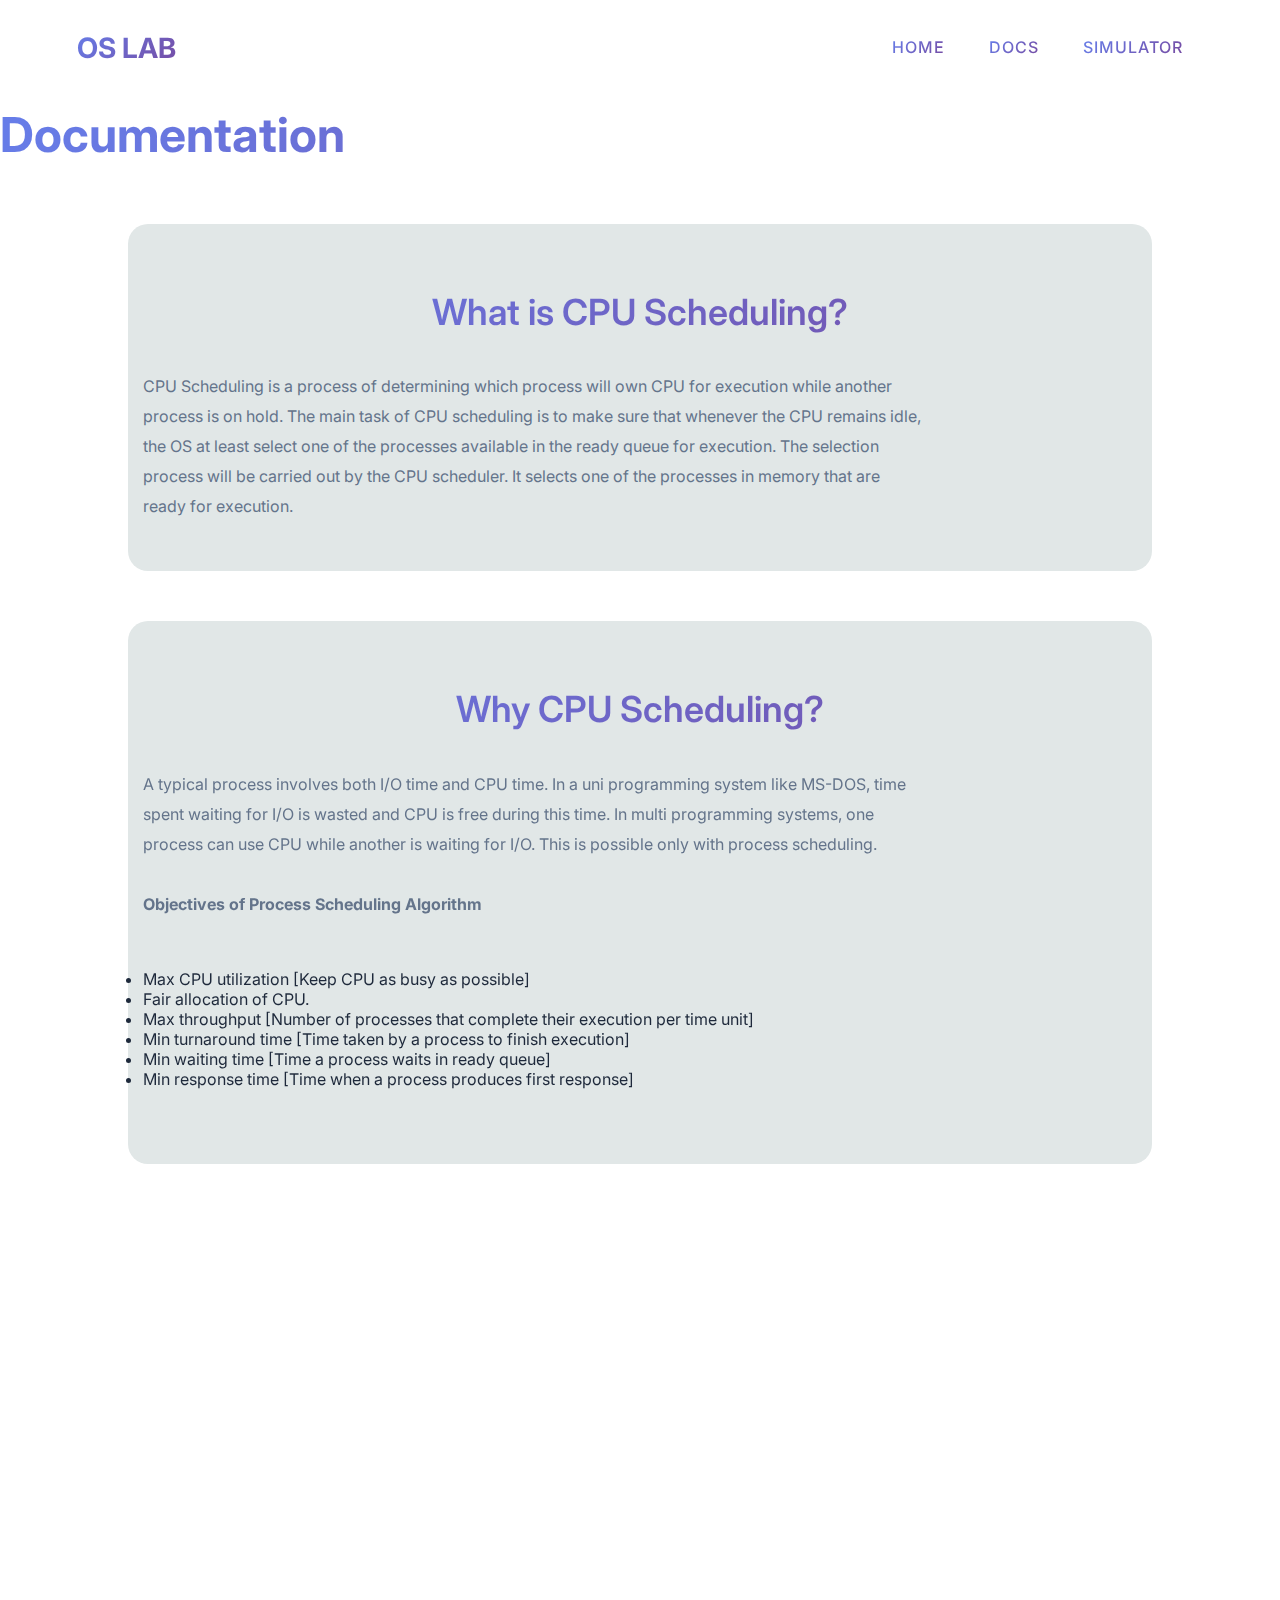
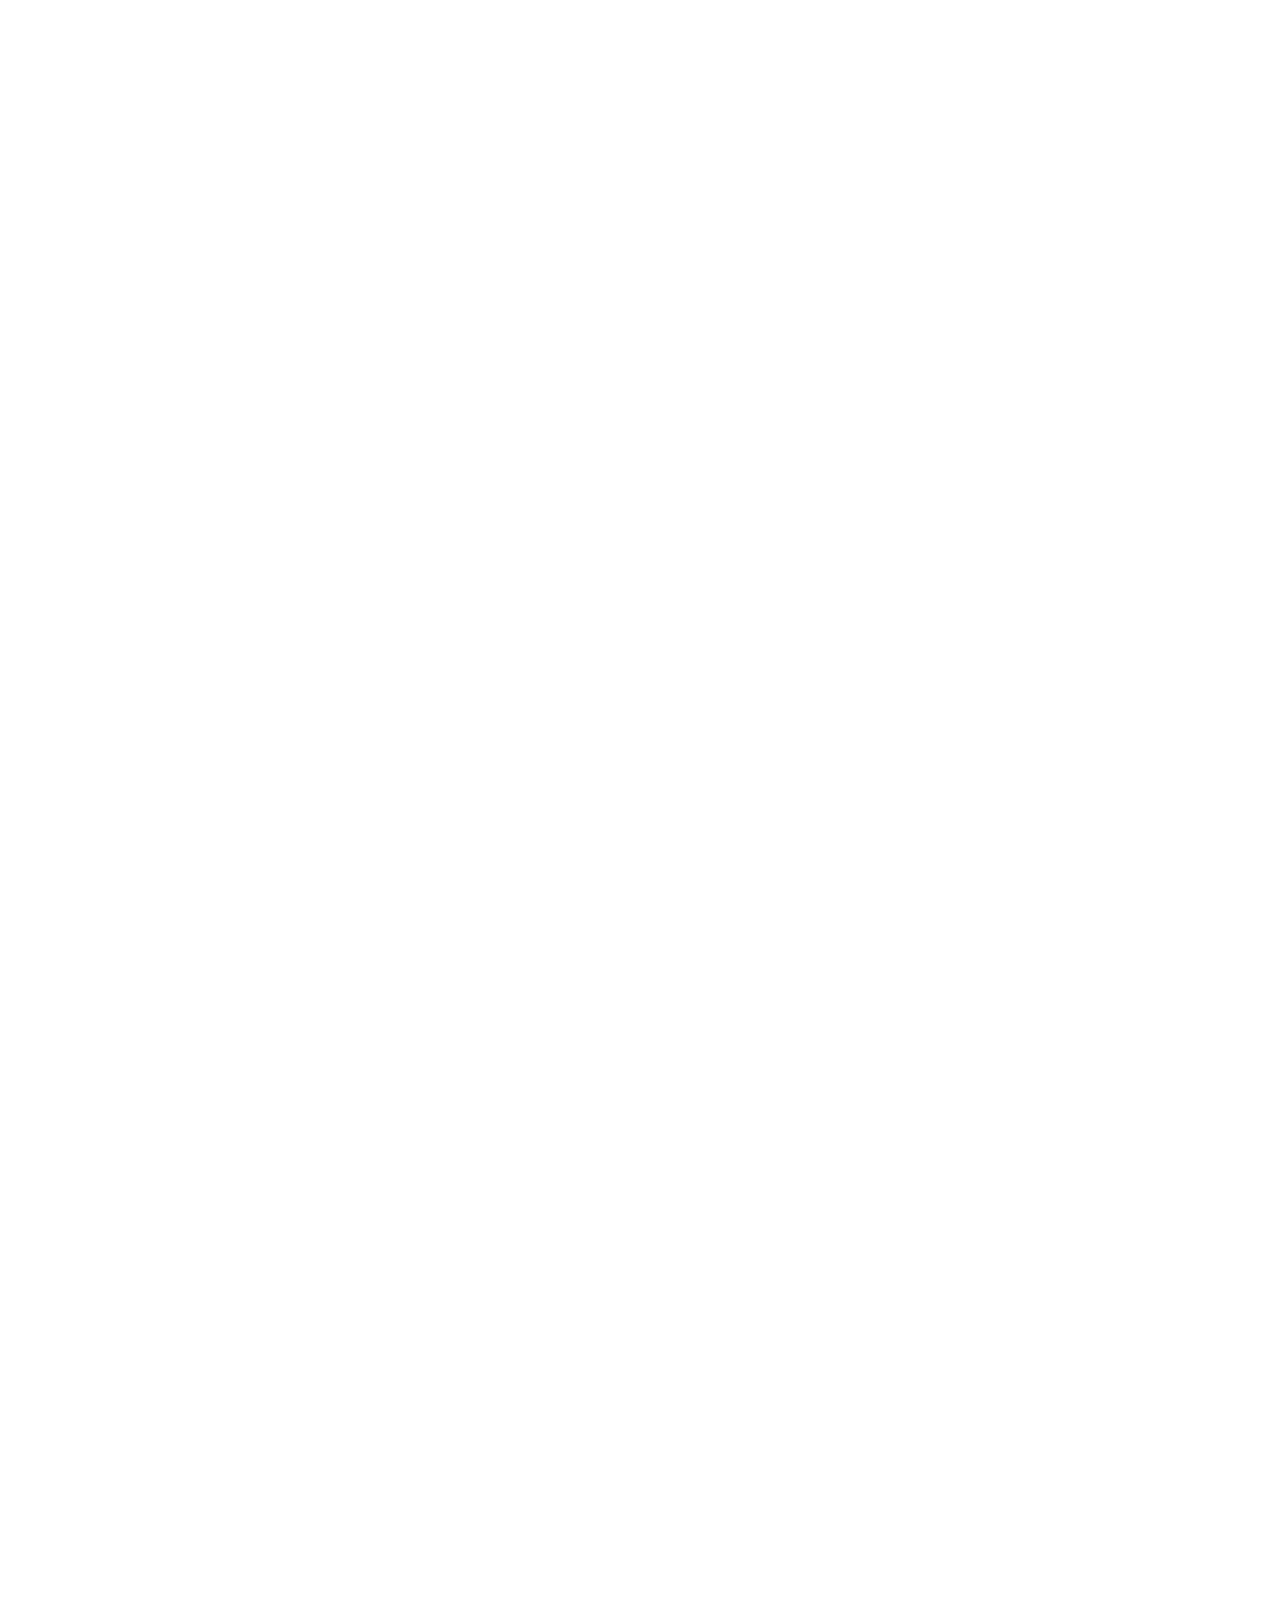
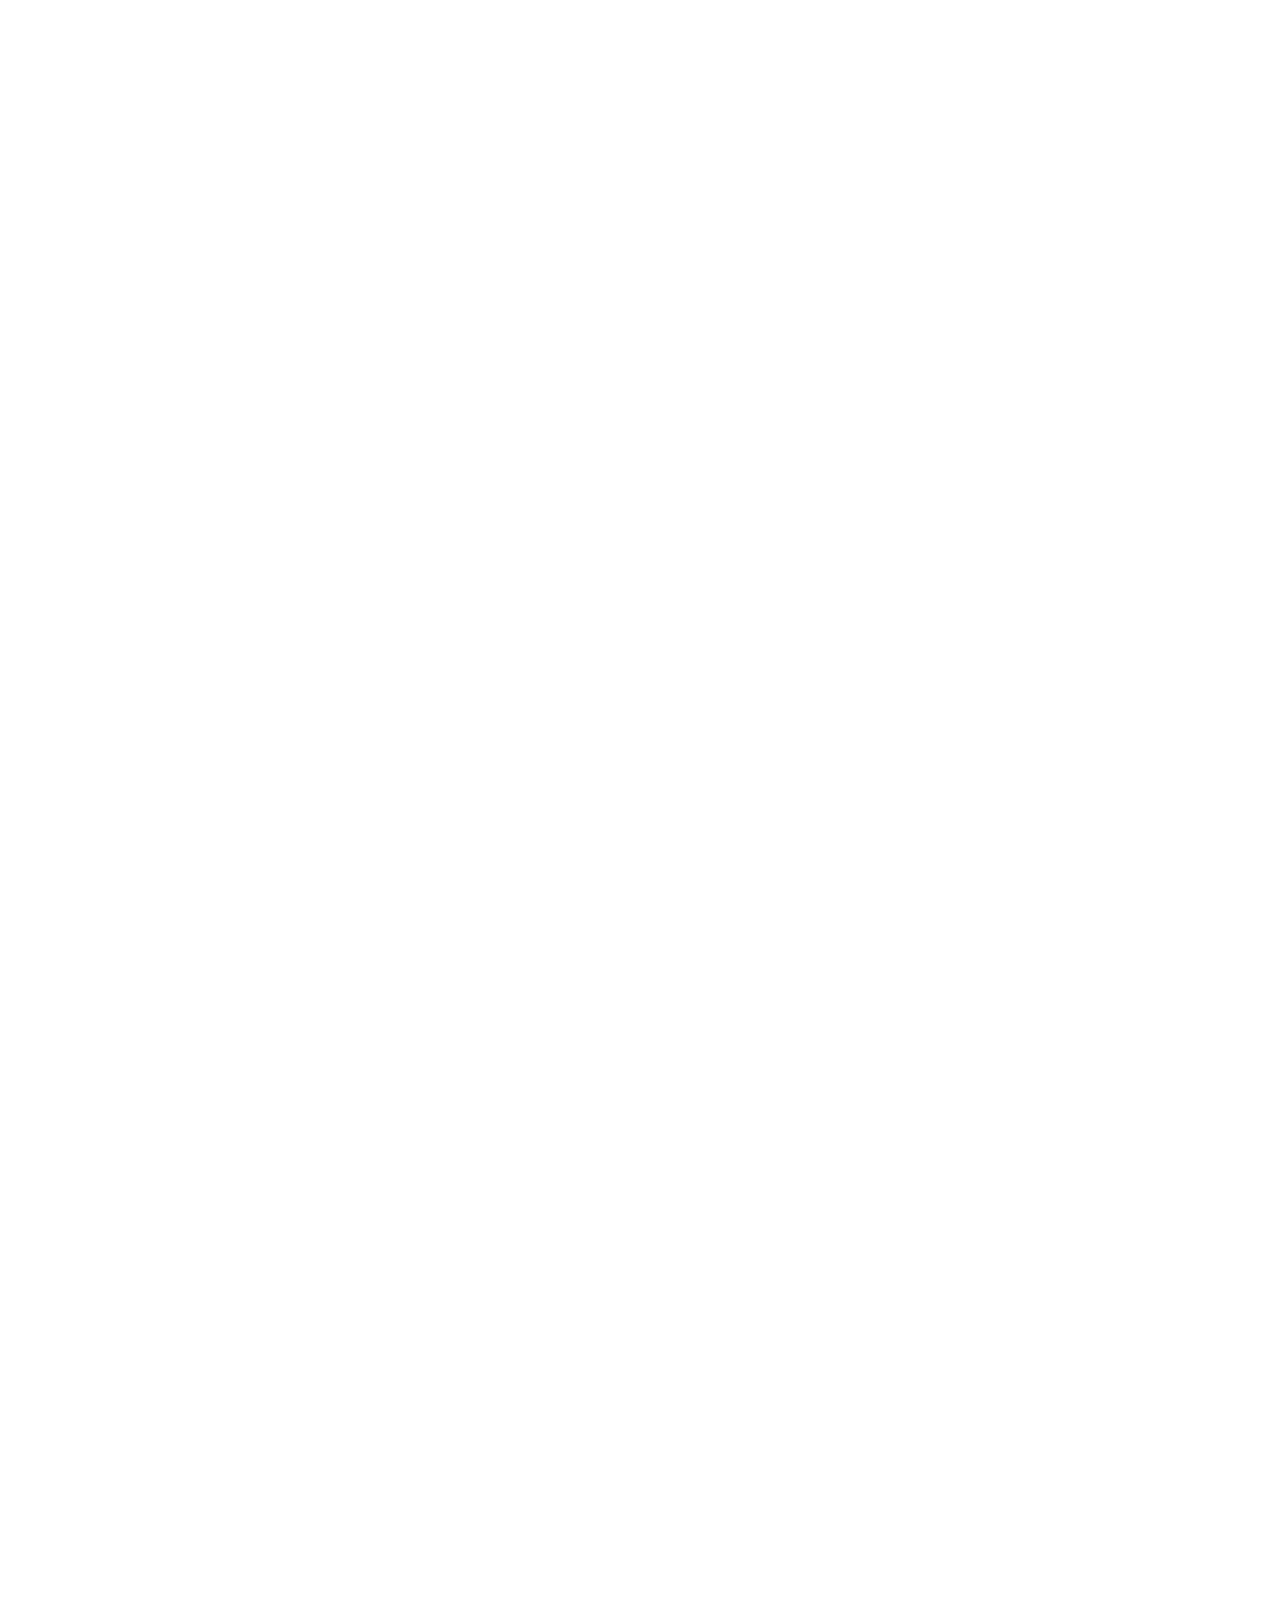
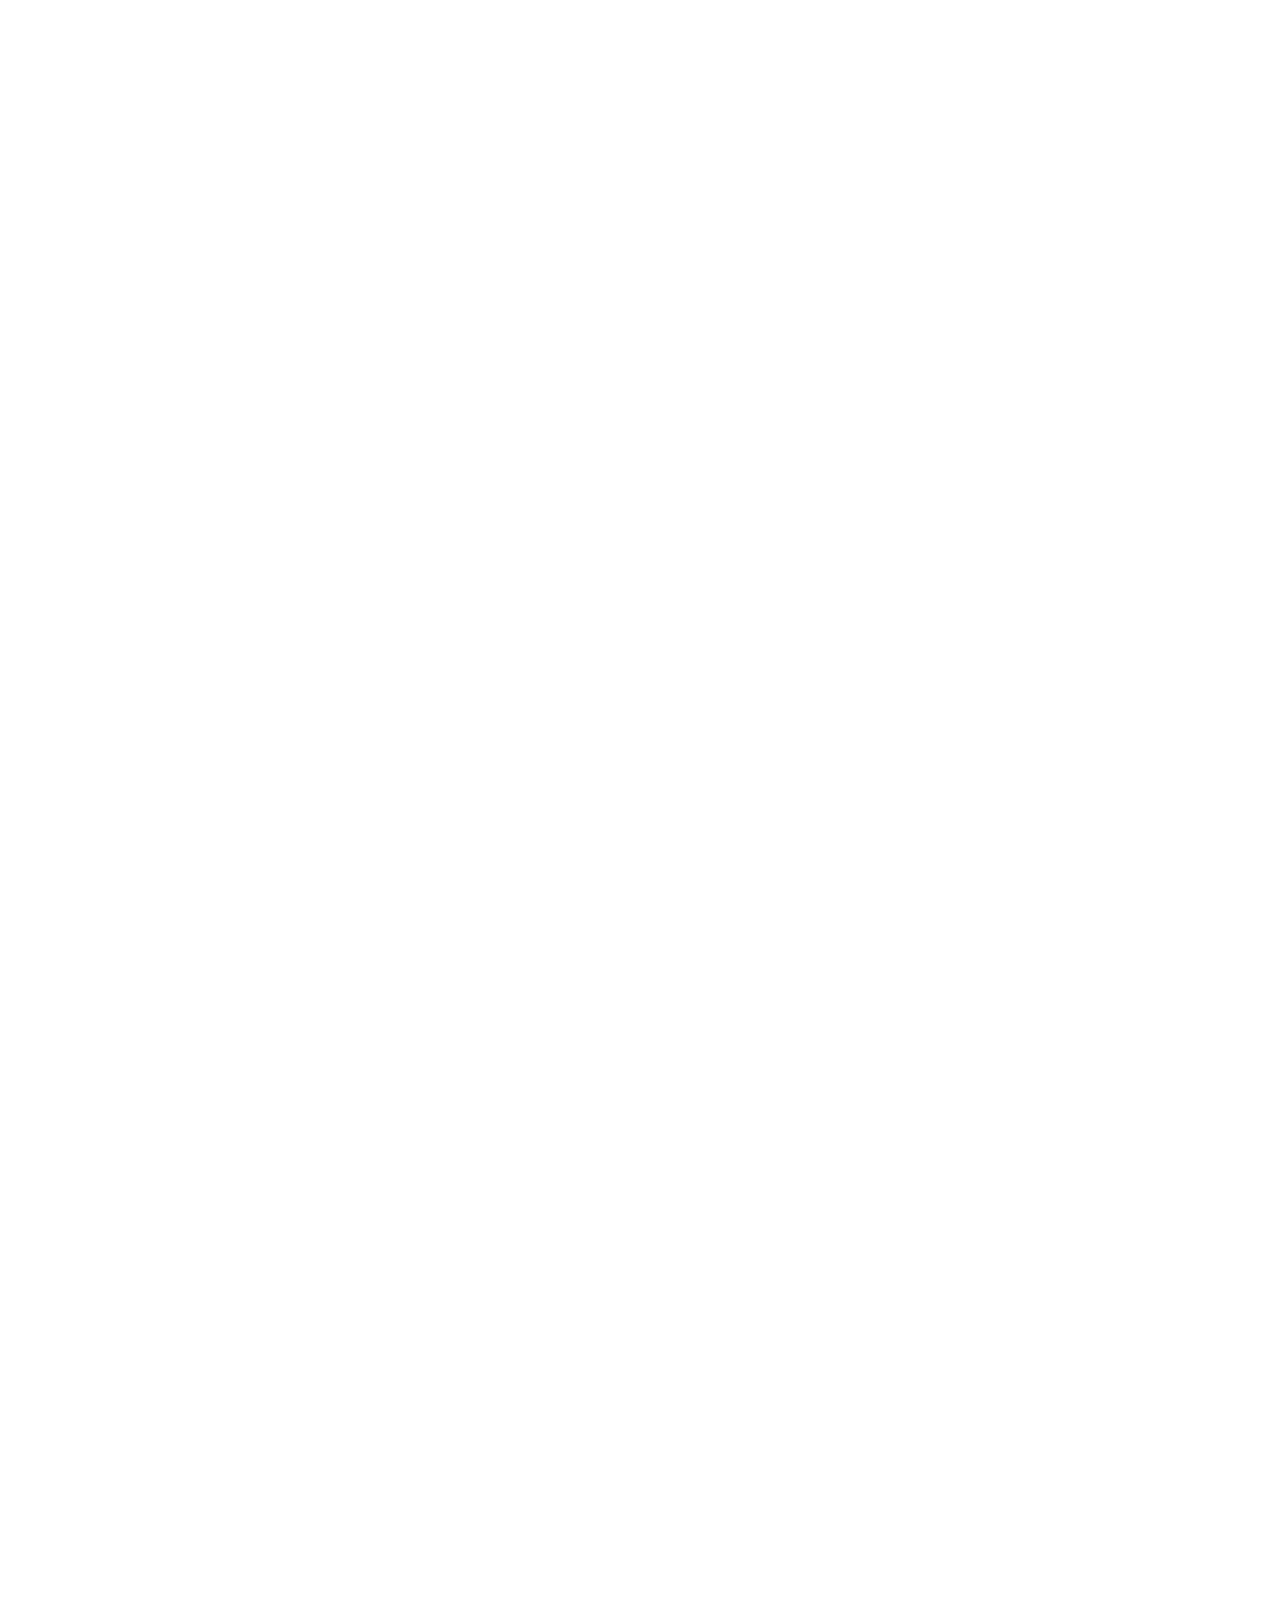
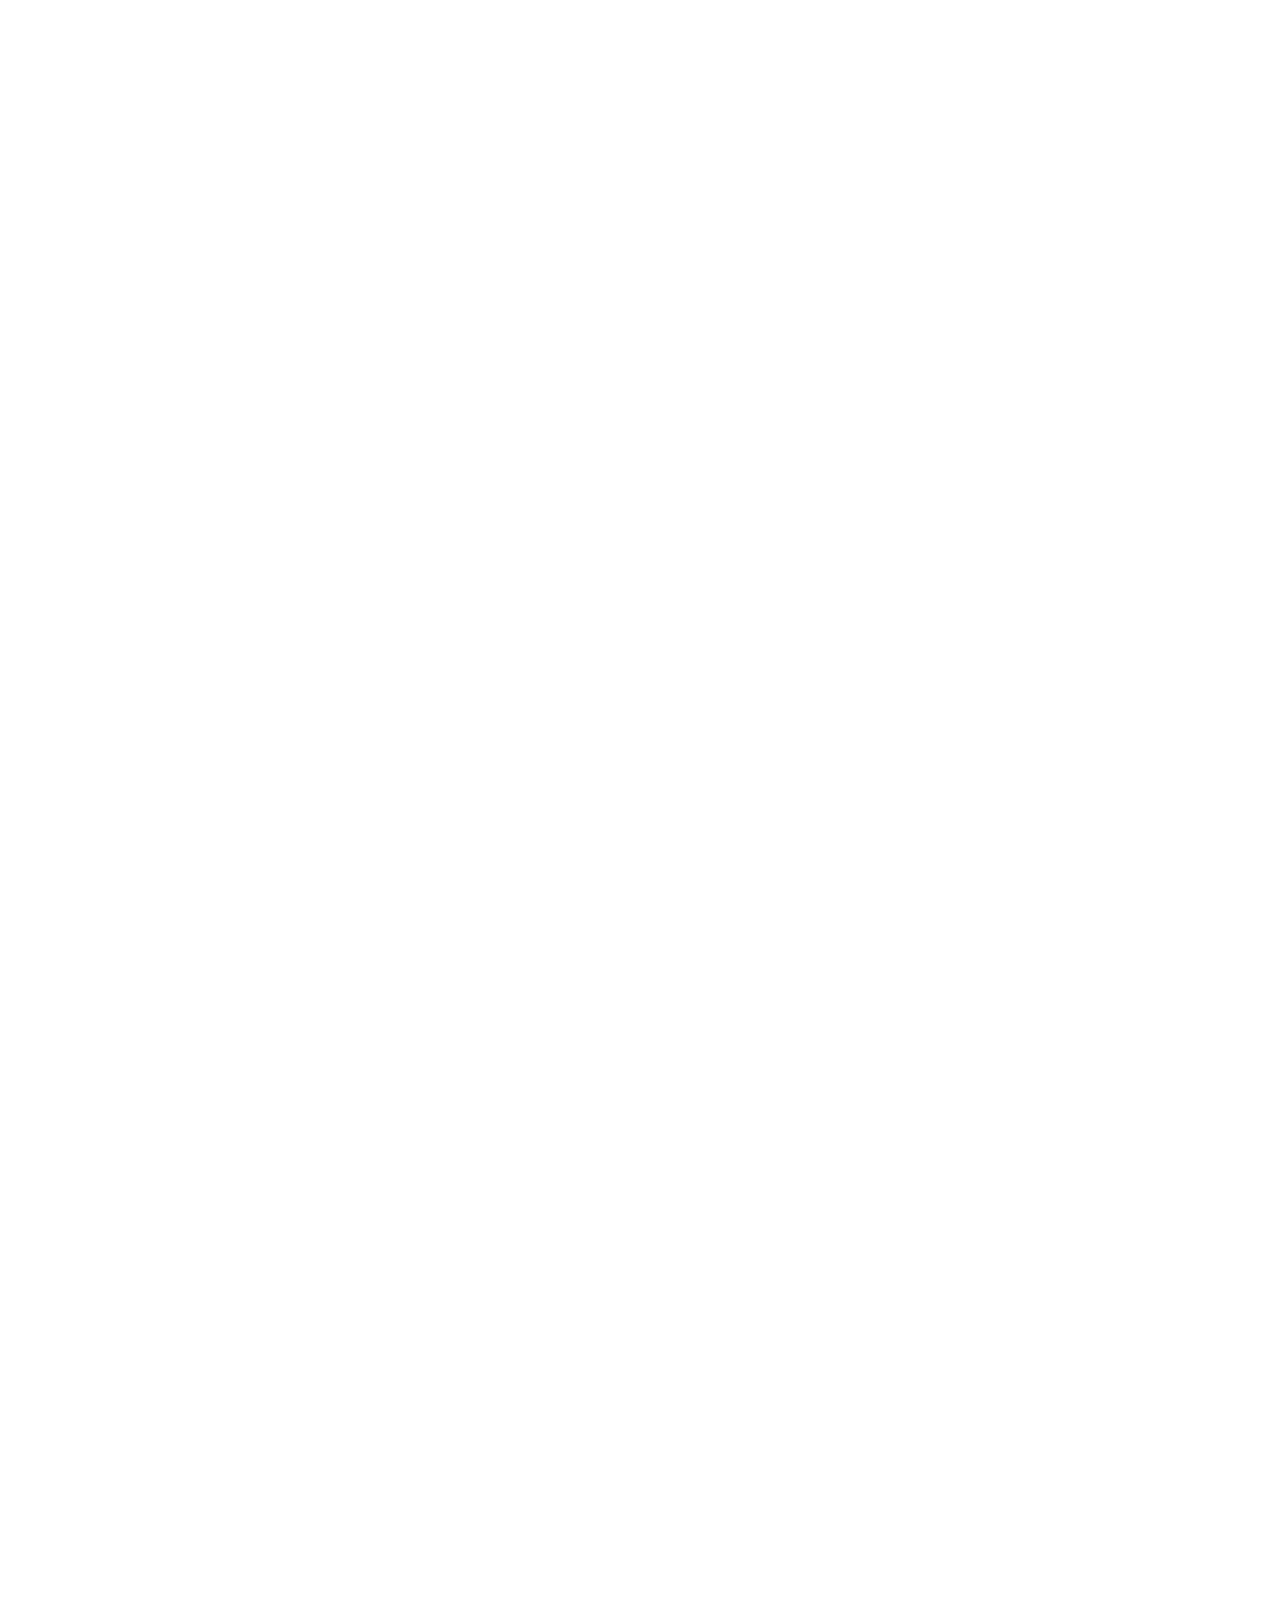
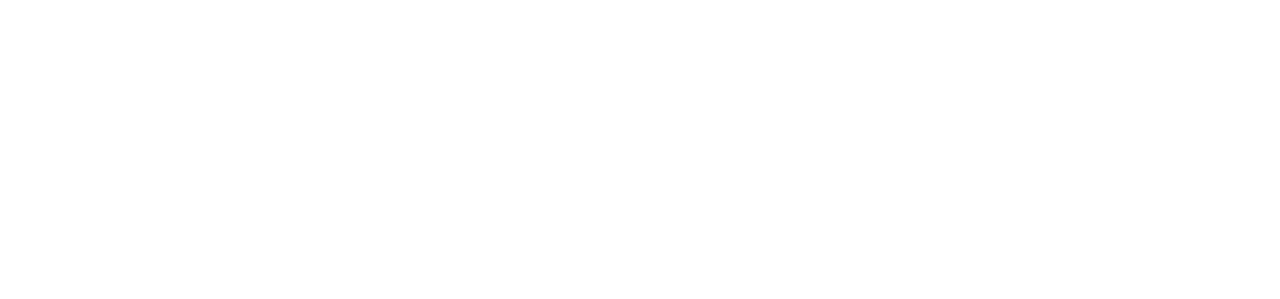
<file: concurrency-viz/docs.html>
<!DOCTYPE html>
<html lang="en">

<head>
    <meta charset="UTF-8">
    <meta http-equiv="X-UA-Compatible" content="IE=edge">
    <meta name="viewport" content="width=device-width, initial-scale=1.0">
    <link rel="stylesheet" href="https://unpkg.com/aos@next/dist/aos.css" />
    <link rel="stylesheet" href="./style.css">
    <link rel="stylesheet" href="https://pro.fontawesome.com/releases/v5.10.0/css/all.css"
        integrity="sha384-AYmEC3Yw5cVb3ZcuHtOA93w35dYTsvhLPVnYs9eStHfGJvOvKxVfELGroGkvsg+p" crossorigin="anonymous" />
    <link rel="stylesheet" href="./docs.css">
    <link href="https://cdn.jsdelivr.net/npm/bootstrap@5.1.3/dist/css/bootstrap.min.css" rel="stylesheet"
        integrity="sha384-1BmE4kWBq78iYhFldvKuhfTAU6auU8tT94WrHftjDbrCEXSU1oBoqyl2QvZ6jIW3" crossorigin="anonymous">
    <title>OS Virtual Lab</title>
</head>

<body>
    <section class="sub-header">
        <nav>
            <a href="index.html">OS LAB</a>
            <div class="nav-links" id="navLinks">
                <i class="fas fa-window-close" onclick="hideMenu()"></i>
                <ul>
                    <li><a href="index.html">HOME</a></li>
                    <li><a href="docs.html">DOCS</a></li>
                    <!-- <li><a href="blog.html">BLOG</a></li> -->
                    <li><a href="./backend/ganttcharts.html">SIMULATOR</a></li>
                    

                </ul>
            </div>
            <i class="fas fa-bars" onclick="showMenu()"></i>
        </nav>

        <h1>Documentation</h1>

    </section>



    <section class="container_docs" >
        <h1>What is CPU Scheduling?</h1>
        <p>CPU Scheduling is a process of determining which process will own CPU for execution while another process is
            on hold. The main task of CPU scheduling is to make sure that whenever the CPU remains idle, the OS at least
            select one of the processes available in the ready queue for execution. The selection process will be
            carried out by the CPU scheduler. It selects one of the processes in memory that are ready for execution.
        </p>
    </section>

    <section class="container_docs" data-aos="zoom-in-up">
        <h1>Why CPU Scheduling?</h1>
        <p>A typical process involves both I/O time and CPU time. In a uni programming system like MS-DOS, time spent
            waiting for I/O is wasted and CPU is free during this time. In multi programming systems, one process can
            use CPU while another is waiting for I/O. This is possible only with process scheduling.<br><br>
            <strong>Objectives of Process Scheduling Algorithm</strong>
            <li>Max CPU utilization [Keep CPU as busy as possible]</li>
            <li>Fair allocation of CPU.</li>
            <li>Max throughput [Number of processes that complete their execution per time unit]</li>
            <li>Min turnaround time [Time taken by a process to finish execution]</li>
            <li>Min waiting time [Time a process waits in ready queue]</li>
            <li>Min response time [Time when a process produces first response]</li>

        </p>
    </section>

    <section class="container_docs special" data-aos="zoom-in-up">
        <h1>Important CPU scheduling Terminologies</h1>
        <!-- <p>A typical process involves both I/O time and CPU time. In a uni programming system like MS-DOS, time spent waiting for I/O is wasted and CPU is free during this time. In multi programming systems, one process can use CPU while another is waiting for I/O. This is possible only with process scheduling.<br><br> -->
        <li><strong>Burst Time/Execution Time:</strong> It is a time required by the process to complete execution. It
            is also called running time.</li>
        <li><strong>Arrival Time:</strong> when a process enters in a ready state</li>
        <li><strong>Finish Time:</strong> when process complete and exit from a system</li>
        <li><strong>Multiprogramming:</strong> A number of programs which can be present in memory at the same time.
        </li>
        <li><strong>Jobs:</strong> It is a type of program without any kind of user interaction.</li>
        <li><strong>User:</strong> It is a kind of program having user interaction.</li>
        <li><strong>Process:</strong> It is the reference that is used for both job and user.</li>
        <li><strong>CPU/IO burst cycle:</strong> Characterizes process execution, which alternates between CPU and I/O
            activity. CPU times are shorter than the time of I/O.</li>

        </p>
    </section>











    <section class="container_docs" data-aos="zoom-in-up">
        <h1>Types of CPU Scheduling</h1>
        <p>There is mainly two major types of CPU Scheduling which is listed below.There is sub-types of this algorithm also. we have discussed all algorithm in details below. </p>
        <li>Preemptive Algorithm</li>
        <li>Non Preemptive Algorithm</li>
        <br>

        <p><strong class="bold">Preemptive Scheduling</strong><br><br>
            In Preemptive Scheduling, the tasks are mostly assigned with their priorities. Sometimes it is important to
            run a task with a higher priority before another lower priority task, even if the lower priority task is
            still running. The lower priority task holds for some time and resumes when the higher priority task
            finishes its execution.<br><br>
            <br>
            <strong class="bold">Non-Preemptive Scheduling</strong><br><br>
            In this type of scheduling method, the CPU has been allocated to a specific process. The process that keeps
            the CPU busy will release the CPU either by switching context or terminating. It is the only method that can
            be used for various hardware platforms. That’s because it doesn’t need special hardware (for example, a
            timer) like preemptive scheduling.
        </p>

        

    </section>


    <section class="container_docs" data-aos="zoom-in-up">
        <h1>Types of CPU scheduling Algorithm</h1>
        <p>There are mainly six types of process scheduling algorithm</p>
        <!-- <lo> -->
        <li>First Come First Serve (FCFS)</li>
        <li>Shortest-Job-First (SJF) Scheduling</li>
        <li>Shortest Remaining Time</li>
        <li>Priority Scheduling</li>
        <li>Round Robin Scheduling</li>
        <li>Multilevel Queue Scheduling</li>
        <br>
    </section>



    <section class="container_docs" data-aos="zoom-in-up">
        <h1>1) First Come First Serve</h1>
        <p>First Come First Serve is the full form of FCFS. It is the easiest and most simple CPU scheduling algorithm.
            In this type of algorithm, the process which requests the CPU gets the CPU allocation first. This scheduling
            method can be managed with a FIFO queue.<br><br>

            As the process enters the ready queue, its PCB (Process Control Block) is linked with the tail of the queue.
            So, when CPU becomes free, it should be assigned to the process at the beginning of the queue.</p>

        <h4>
            <li>Advantages</li>
        </h4>
        <p>1. It is simple and easy to understand.<br></p>

        <h4>
            <li>Disadvantages</li>
        </h4>
        <p>1. The process with less execution time suffer i.e. waiting time is often quite long.<br><br>
            2. Favors CPU Bound process then I/O bound process.<br><br>
            3. FCFS algorithm is particularly troublesome for time-sharing systems, where it is important that each user
            get a share of the CPU at regular intervals.</p>
            <button class="btn_1" onclick="gotoSimulator();">Go to Simulator</button>
        <br>
    </section>

    <section class="container_docs" data-aos="zoom-in-up">
        <h1>2) Shortest Remaining Time</h1>
        <p>The full form of SRT is Shortest remaining time. It is also known as SJF preemptive scheduling. In this
            method, the process will be allocated to the task, which is closest to its completion. This method prevents
            a newer ready state process from holding the completion of an older process.<br></p>

        <h4>
            <li>Advantages</li>
        </h4>
        <p>1. The main advantage of the SRTF algorithm is that it makes the processing of the jobs faster than the SJF
            algorithm, mentioned it’s overhead charges are not counted.</p>

        <h4>
            <li>Disadvantages</li>
        </h4>
        <p>1. In SRTF, the context switching is done a lot more times than in SJN due to more consumption of the CPU's
            valuable time for processing. The consumed time of CPU then adds up to its processing time and which then
            diminishes the advantage of fast processing of this algorithm.<br></p>
            <button class="btn_1" onclick="gotoSimulator();">Go to Simulator</button>
        <br>
    </section>

    <section class="container_docs" data-aos="zoom-in-up">
        <h1>3) Priority Based Scheduling</h1>
        <p>Priority scheduling is a method of scheduling processes based on priority. In this method, the scheduler
            selects the tasks to work as per the priority.<br><br>

            Priority scheduling also helps OS to involve priority assignments. The processes with higher priority should
            be carried out first, whereas jobs with equal priorities are carried out on a round-robin or FCFS basis.
            Priority can be decided based on memory requirements, time requirements, etc.<br><br>

        </p>
        <h4>
            <li>Advantages</li>
        </h4>
        <p>1. This provides a good mechanism where the relative importance of each process maybe precisely defined.<br>
        </p>

        <h4>
            <li>Disadvantages</li>
        </h4>
        <p>1. If high priority processes use up a lot of CPU time, lower priority processes may starve and be postponed
            indefinitely.The situation where a process never gets scheduled to run is called starvation<br><br>
            2. Another problem is deciding which process gets which priority level assigned to it..<br></p>
            <button class="btn_1" onclick="gotoSimulator();">Go to Simulator</button>
        <br>
    </section>

    <section class="container_docs" data-aos="zoom-in-up">
        <h1>4) Round-Robin Scheduling</h1>
        <p>Round robin is the oldest, simplest scheduling algorithm. The name of this algorithm comes from the
            round-robin principle, where each person gets an equal share of something in turn. It is mostly used for
            scheduling algorithms in multitasking. This algorithm method helps for starvation free execution of
            processes.<br><br></p>

        <h4>
            <li>Advantages</li>
        </h4>
        <p>1. Every process gets an equal share of the CPU.<br><br>
            2. RR is cyclic in nature, so there is no starvation.</p>

        <h4>
            <li>Disadvantages</li>
        </h4>
        <p>1. Setting the quantum too short, increases the overhead and lowers the CPU efficiency, but setting it too
            long may cause poor response to short processes.<br><br>
            2. Average waiting time under the RR policy is often long.<br>
        </p>
        <button class="btn_1" onclick="gotoSimulator();">Go to Simulator</button>
        <br>
    </section>

    <section class="container_docs" data-aos="zoom-in-up">
        <h1>5) Shortest Job First</h1>
        <p>SJF is a full form of (Shortest job first) is a scheduling algorithm in which the process with the shortest
            execution time should be selected for execution next. This scheduling method can be preemptive or
            non-preemptive. It significantly reduces the average waiting time for other processes awaiting
            execution.<br></p>

        <h4>
            <li>Advantages</li>
        </h4>
        <p>1. Shortest jobs are favored.<br><br>
            2. It is provably optimal, in that it gives the minimum average waiting time for a given set of processes.
        </p>

        <h4>
            <li>Disadvantages</li>
        </h4>
        <p>1. SJF may cause starvation, if shorter processes keep coming. This problem is solved by aging..<br><br>
            2. It cannot be implemented at the level of short term CPU scheduling.<br></p>

            <button class="btn_1" onclick="gotoSimulator();">Go to Simulator</button>
        <br>
    </section>

    <section class="container_docs" data-aos="zoom-in-up">
        <h1>6) Multiple-Level Queues Scheduling</h1>
        <p>This algorithm separates the ready queue into various separate queues. In this method, processes are assigned
            to a queue based on a specific property of the process, like the process priority, size of the memory,
            etc.<br><br>

            However, this is not an independent scheduling OS algorithm as it needs to use other types of algorithms in
            order to schedule the jobs.<br><br></p>

        <h4>
            <li>Advantages</li>
        </h4>
        <p>1. Application of separate scheduling for various kind of processes is possible
            .<br></p>

        <h4>
            <li>Disadvantages</li>
        </h4>
        <p>1. The lowest level process faces starvation problem.<br></p>

        <button class="btn_1" onclick="gotoSimulator();">Go to Simulator</button>
        <br>
    </section>

     
    <section class="container_docs" data-aos="zoom-in-up">
        <h1>Conclusion</h1>
        <p>CPU scheduling is a process of determining which process will own CPU for execution while another process is
            on hold. The main task of CPU scheduling is to make sure that whenever the CPU remains idle, the OS at least
            select one of the processes available in the ready

    <script src="https://cdn.jsdelivr.net/npm/@popperjs/core@2.10.2/dist/umd/popper.min.js"
        integrity="sha384-7+zCNj/IqJ95wo16oMtfsKbZ9ccEh31eOz1HGyDuCQ6wgnyJNSYdrPa03rtR1zdB"
        crossorigin="anonymous"></script>
    <script src="https://cdn.jsdelivr.net/npm/bootstrap@5.1.3/dist/js/bootstrap.bundle.min.js"
        integrity="sha384-ka7Sk0Gln4gmtz2MlQnikT1wXgYsOg+OMhuP+IlRH9sENBO0LRn5q+8nbTov4+1p"
        crossorigin="anonymous"></script>
    <script src="https://cdn.jsdelivr.net/npm/bootstrap@5.1.3/dist/js/bootstrap.min.js"
        integrity="sha384-QJHtvGhmr9XOIpI6YVutG+2QOK9T+ZnN4kzFN1RtK3zEFEIsxhlmWl5/YESvpZ13"
        crossorigin="anonymous"></script>

    <script>
        var navLinks = document.getElementById("navLinks");
        function showMenu() {
            navLinks.style.right = "0";
        }

        function hideMenu() {
            navLinks.style.right = "-200px";
        }

        function gotoSimulator(){
            location.href = ("./backend/ganttcharts.html");
        }
    </script>


    <!-- For the animation -->
    <script src="https://unpkg.com/aos@next/dist/aos.js"></script>
    <script>
      AOS.init({
        offset: 200, // offset (in px) from the original trigger point
        duration: 800
      });
    </script>
</body>

</html>
</file>
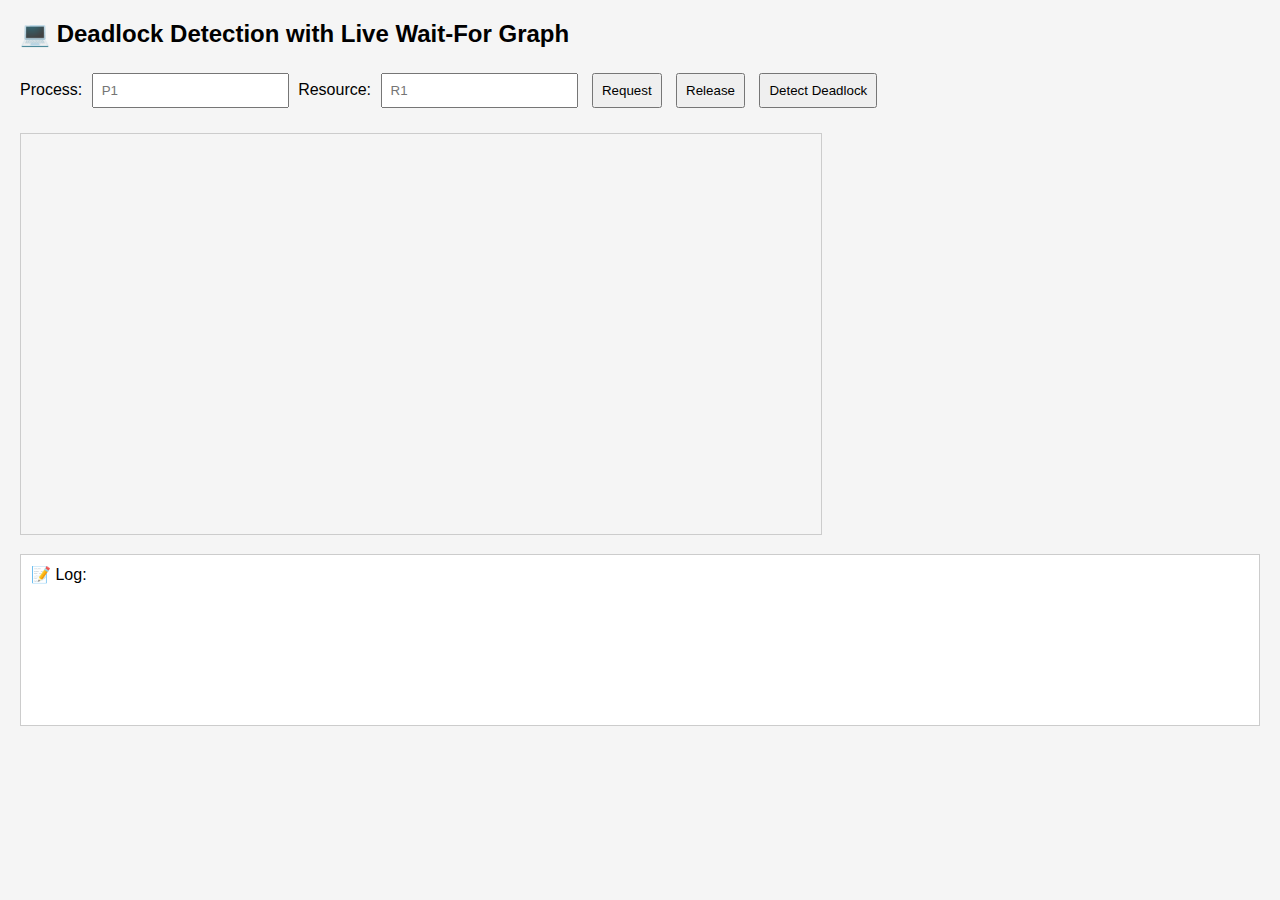
<file: concurrency-viz/backend/banker.html>
<!DOCTYPE html>
<html lang="en">
<head>
  <meta charset="UTF-8">
  <title>Deadlock Detection with Wait-For Graph</title>
  <style>
    body {
      font-family: Arial, sans-serif;
      margin: 20px;
      background-color: #f5f5f5;
    }
    input, button {
      margin: 5px;
      padding: 8px;
    }
    canvas {
      border: 1px solid #ccc;
      margin-top: 20px;
    }
    #log {
      background: #fff;
      border: 1px solid #ccc;
      padding: 10px;
      margin-top: 15px;
      height: 150px;
      overflow-y: auto;
      white-space: pre-line;
    }
  </style>
</head>
<body>

<h2>💻 Deadlock Detection with Live Wait-For Graph</h2>

<label>Process: <input id="processInput" placeholder="P1"></label>
<label>Resource: <input id="resourceInput" placeholder="R1"></label>
<button onclick="request()">Request</button>
<button onclick="release()">Release</button>
<button onclick="detectDeadlock()">Detect Deadlock</button>

<canvas id="wfgCanvas" width="800" height="400"></canvas>
<div id="log">📝 Log:</div>

<script>
const canvas = document.getElementById("wfgCanvas");
const ctx = canvas.getContext("2d");
const logEl = document.getElementById("log");

let holds = {};
let waits = {};
let resourceOwners = {};

let positions = {}; // store node positions
let deadlockedProcs = new Set(); // for coloring

function log(msg) {
  logEl.textContent += msg + "\n";
  logEl.scrollTop = logEl.scrollHeight;
}

function request() {
  const p = document.getElementById("processInput").value.trim();
  const r = document.getElementById("resourceInput").value.trim();
  if (!p || !r) return;

  holds[p] = holds[p] || [];
  waits[p] = waits[p] || [];

  if (!resourceOwners[r]) {
    resourceOwners[r] = p;
    holds[p].push(r);
    log(`✅ ${p} acquired ${r}`);
  } else {
    if (!waits[p].includes(r)) {
      waits[p].push(r);
      log(`⏳ ${p} is waiting for ${r}`);
    }
  }
  drawGraph();
  detectDeadlock(); // immediate check
}

function release() {
  const p = document.getElementById("processInput").value.trim();
  const r = document.getElementById("resourceInput").value.trim();
  if (!p || !r) return;

  if (resourceOwners[r] === p) {
    resourceOwners[r] = null;
    holds[p] = holds[p].filter(x => x !== r);
    log(`🔓 ${p} released ${r}`);

    for (let q in waits) {
      if (waits[q].includes(r)) {
        waits[q] = waits[q].filter(x => x !== r);
        resourceOwners[r] = q;
        holds[q] = holds[q] || [];
        holds[q].push(r);
        log(`✅ ${q} acquired ${r} after waiting`);
        break;
      }
    }
  }
  drawGraph();
  detectDeadlock(); // immediate check
}

function detectDeadlock() {
  const wfg = buildWaitForGraph();
  const visited = new Set();
  const recStack = new Set();
  deadlockedProcs.clear();

  function dfs(p) {
    if (!visited.has(p)) {
      visited.add(p);
      recStack.add(p);

      for (let neighbor of (wfg[p] || [])) {
        if (!visited.has(neighbor) && dfs(neighbor)) {
          deadlockedProcs.add(p);
          return true;
        }
        if (recStack.has(neighbor)) {
          deadlockedProcs.add(p, neighbor);
          return true;
        }
      }
    }
    recStack.delete(p);
    return false;
  }

  for (let p in wfg) {
    if (dfs(p)) {
      log(`❌ Deadlock detected involving ${[...deadlockedProcs].join(", ")}`);
      alert("❌ Deadlock Detected!");
      drawGraph();
      return;
    }
  }

  log("✔️ No deadlock detected.");
  drawGraph();
}

function buildWaitForGraph() {
  const wfg = {};
  for (let p in waits) {
    for (let r of waits[p]) {
      const owner = resourceOwners[r];
      if (owner && owner !== p) {
        if (!wfg[p]) wfg[p] = [];
        wfg[p].push(owner);
      }
    }
  }
  return wfg;
}

function drawGraph() {
  ctx.clearRect(0, 0, canvas.width, canvas.height);
  const processes = Object.keys({ ...holds, ...waits });
  const resources = new Set();
  processes.forEach(p => {
    (holds[p] || []).forEach(r => resources.add(r));
    (waits[p] || []).forEach(r => resources.add(r));
  });

  positions = {};
  const spacingX = 100;
  const spacingY = 150;

  // Draw processes (top row)
  processes.forEach((p, i) => {
    const x = 80 + i * spacingX;
    const y = 100;
    positions[p] = { x, y };
    ctx.beginPath();
    ctx.arc(x, y, 20, 0, 2 * Math.PI);
    ctx.fillStyle = "#add8e6";
    ctx.fill();
    ctx.stroke();
    ctx.fillStyle = "#000";
    ctx.fillText(p, x - 10, y + 5);
  });

  // Draw resources (bottom row)
  Array.from(resources).forEach((r, i) => {
    const x = 80 + i * spacingX;
    const y = 300;
    positions[r] = { x, y };
    ctx.fillStyle = "#f9d967";
    ctx.fillRect(x - 20, y - 20, 40, 40);
    ctx.strokeRect(x - 20, y - 20, 40, 40);
    ctx.fillStyle = "#000";
    ctx.fillText(r, x - 10, y + 5);
  });

  // Draw edges: process → resource (waiting)
  for (let p in waits) {
    waits[p].forEach(r => {
      drawArrow(positions[p], positions[r], "blue");
    });
  }

  // Draw edges: resource → process (held)
  for (let r in resourceOwners) {
    const p = resourceOwners[r];
    if (p && positions[r] && positions[p]) {
      const color = (deadlockedProcs.has(p) || deadlockedProcs.has(r)) ? "red" : "green";
      drawArrow(positions[r], positions[p], color);
    }
  }
}

function drawArrow(from, to, color = "black") {
  const headlen = 10;
  const angle = Math.atan2(to.y - from.y, to.x - from.x);
  const tx = to.x - 20 * Math.cos(angle);
  const ty = to.y - 20 * Math.sin(angle);

  ctx.strokeStyle = color;
  ctx.fillStyle = color;
  ctx.beginPath();
  ctx.moveTo(from.x, from.y);
  ctx.lineTo(tx, ty);
  ctx.stroke();

  ctx.beginPath();
  ctx.moveTo(tx, ty);
  ctx.lineTo(tx - headlen * Math.cos(angle - Math.PI / 6), ty - headlen * Math.sin(angle - Math.PI / 6));
  ctx.lineTo(tx - headlen * Math.cos(angle + Math.PI / 6), ty - headlen * Math.sin(angle + Math.PI / 6));
  ctx.closePath();
  ctx.fill();
}
</script>


</body>
</html>
</file>
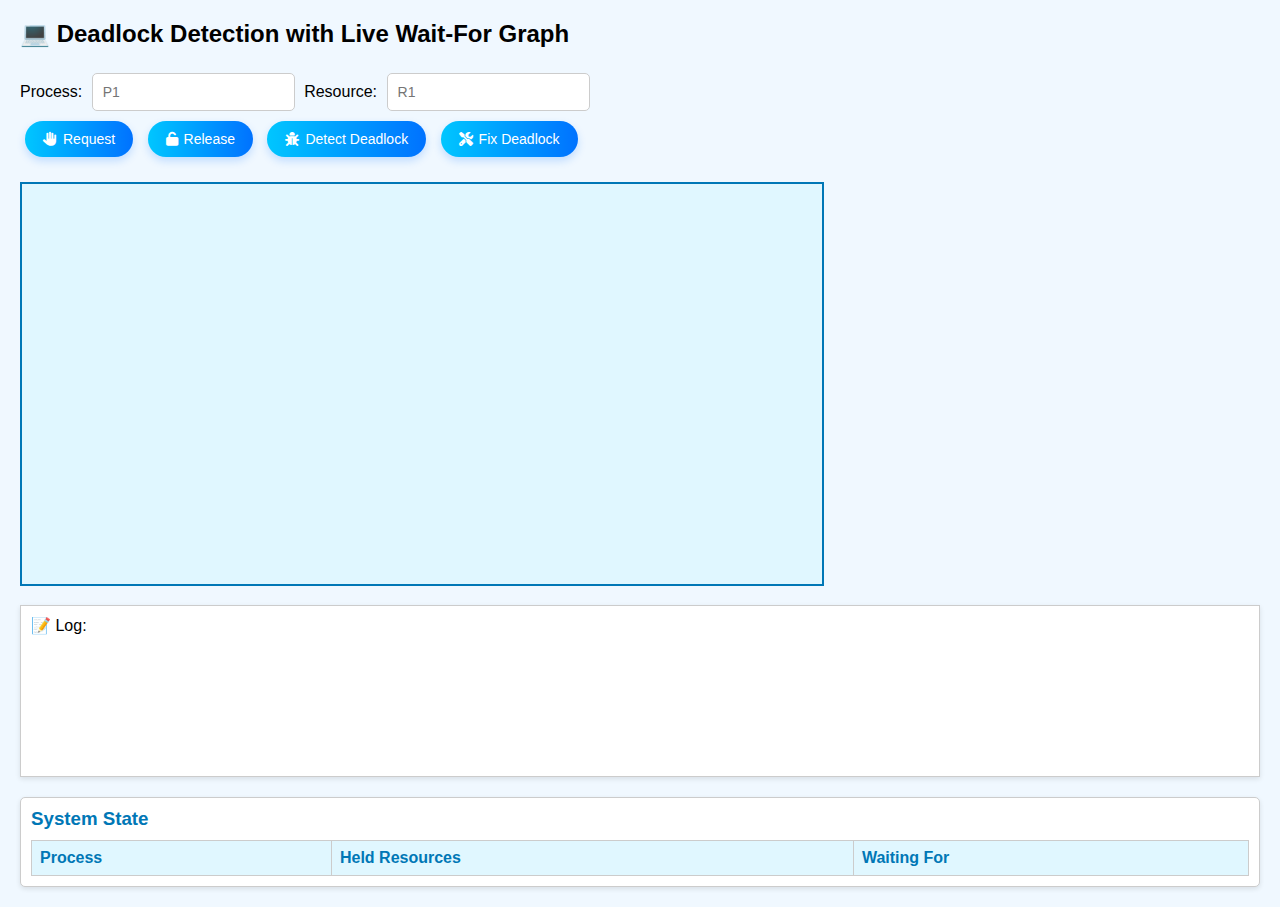
<file: concurrency-viz/backend/deadlock.html>
<!DOCTYPE html>
<html lang="en">
<head>
  <meta charset="UTF-8">
  <title>Deadlock Detection with Wait-For Graph</title>
  <link rel="stylesheet" href="https://cdnjs.cloudflare.com/ajax/libs/font-awesome/6.5.0/css/all.min.css">
  <link rel="stylesheet" href="./css/stylesdeadlock.css">
</head>
<body>
  <h2>💻 Deadlock Detection with Live Wait-For Graph</h2>

  <label>Process: <input id="processInput" placeholder="P1"></label>
  <label>Resource: <input id="resourceInput" placeholder="R1"></label>
  <br>
  <button id="requestBtn"><i class="fas fa-hand-paper"></i>Request</button>
  <button id="releaseBtn"><i class="fas fa-unlock"></i>Release</button>
  <button id="detectBtn"><i class="fas fa-bug"></i>Detect Deadlock</button>
  <button id="fixBtn"><i class="fas fa-tools"></i>Fix Deadlock</button>
  <button id="resetBtn"><i class="fas fa-undo"></i>Reset</button>

  <canvas id="wfgCanvas" width="800" height="400"></canvas>
  <div id="log">📝 Log:</div>
  <div id="stateTable">
    <h3>System State</h3>
    <table>
      <thead>
        <tr>
          <th>Process</th>
          <th>Held Resources</th>
          <th>Waiting For</th>
        </tr>
      </thead>
      <tbody id="stateTableBody"></tbody>
    </table>
  </div>

  <script src="./js/scriptdeadlock.js"></script>
</body>
</html>
</file>
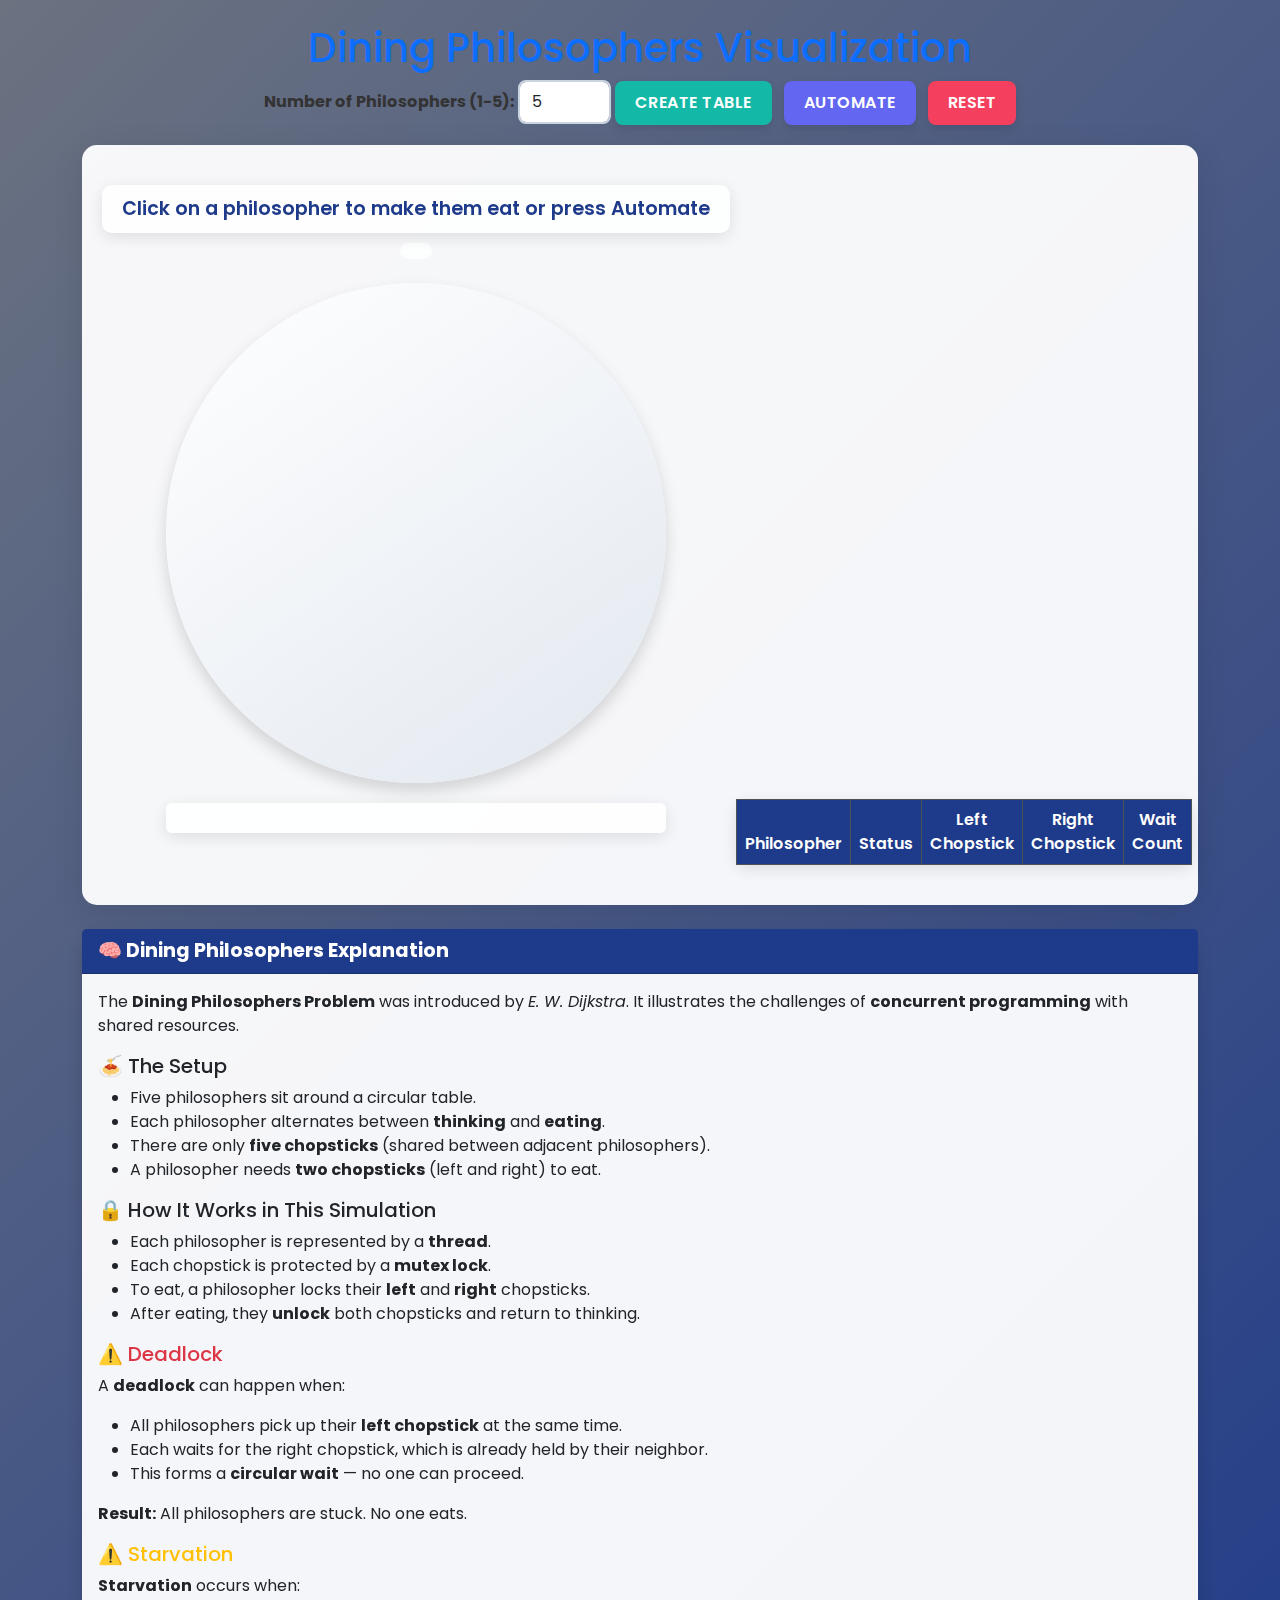
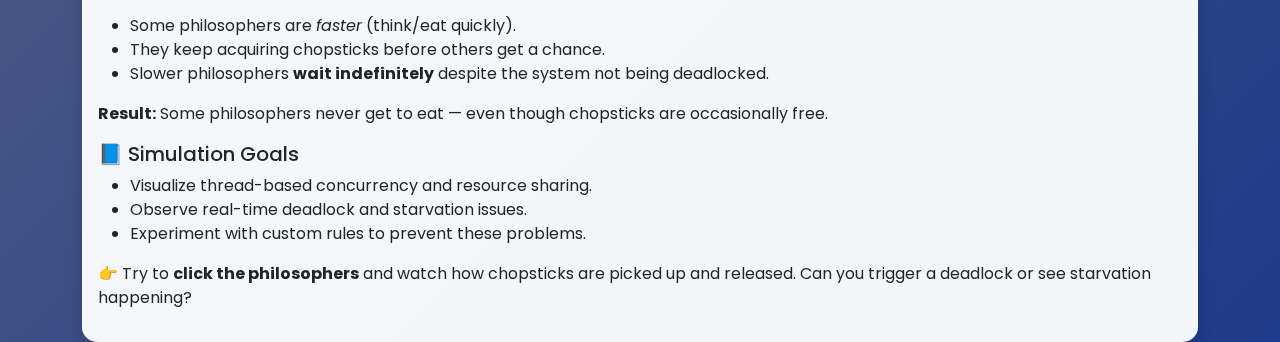
<file: concurrency-viz/backend/diningphilosophers.html>
<!DOCTYPE html>
<html lang="en">
<head>
  <meta charset="UTF-8">
  <title>Dining Philosophers Visualization</title>
  <link href="https://cdn.jsdelivr.net/npm/bootstrap@5.3.3/dist/css/bootstrap.min.css" rel="stylesheet">
  <link href="https://cdn.jsdelivr.net/npm/aos@2.3.1/dist/aos.css" rel="stylesheet">
  <link href="https://fonts.googleapis.com/css2?family=Poppins:wght@400;500;600;700&display=swap" rel="stylesheet">
  <link rel="stylesheet" href="./css/stylesdining.css">
  <script src="./js/scriptdining.js"></script>
</head>
<body class="bg-light">

<div class="container text-center mt-4">
  <h1 class="text-primary">Dining Philosophers Visualization</h1>

  <div class="form-inline mb-3">
  <label for="philosopherCount" class="form-label fw-bold">Number of Philosophers (1-5):</label>
  <input type="number" id="philosopherCount" class="form-control w-auto d-inline-block modern-input" min="1" max="5" value="5">
  <button onclick="startSimulation()" class="btn modern-btn btn-create">Create Table</button>
  <button onclick="startAutomation()" class="btn modern-btn btn-automate ms-2">Automate</button>
  <button onclick="resetSimulation()" class="btn modern-btn btn-reset ms-2">Reset</button>
</div>

  <div class="main-container">
    <div class="left-panel">
      <div class="info-box" id="infoBox">Click on a philosopher to make them eat or press Automate</div>
      <div class="error" id="errorBox"></div>
      <div id="circle" class="shadow mt-4"></div>
      <div id="logBox" class="rounded"></div>
    </div>
    <div class="right-panel">
  <div class="spacer"></div>
  <table id="statusTable" class="table table-bordered table-striped">
    <thead class="table-dark">
      <tr>
        <th>Philosopher</th>
        <th>Status</th>
        <th>Left Chopstick</th>
        <th>Right Chopstick</th>
        <th>Wait Count</th>
      </tr>
    </thead>
    <tbody id="statusTableBody"></tbody>
  </table>
</div>
  </div>
</div>




<div class="container mt-4">
  <div class="card modern-card border-0 shadow">
    <div class="card-header modern-card-header text-white fw-bold">
      🧠 Dining Philosophers Explanation
    </div>
    <div class="card-body text-start">
      <p>
        The <strong>Dining Philosophers Problem</strong> was introduced by <em>E. W. Dijkstra</em>. It illustrates the
        challenges of <strong>concurrent programming</strong> with shared resources.
      </p>

      <h5>🍝 The Setup</h5>
      <ul>
        <li>Five philosophers sit around a circular table.</li>
        <li>Each philosopher alternates between <strong>thinking</strong> and <strong>eating</strong>.</li>
        <li>There are only <strong>five chopsticks</strong> (shared between adjacent philosophers).</li>
        <li>A philosopher needs <strong>two chopsticks</strong> (left and right) to eat.</li>
      </ul>

      <h5>🔒 How It Works in This Simulation</h5>
      <ul>
        <li>Each philosopher is represented by a <strong>thread</strong>.</li>
        <li>Each chopstick is protected by a <strong>mutex lock</strong>.</li>
        <li>To eat, a philosopher locks their <strong>left</strong> and <strong>right</strong> chopsticks.</li>
        <li>After eating, they <strong>unlock</strong> both chopsticks and return to thinking.</li>
      </ul>

      <h5 class="text-danger">⚠️ Deadlock</h5>
      <p>
        A <strong>deadlock</strong> can happen when:
        <ul>
          <li>All philosophers pick up their <strong>left chopstick</strong> at the same time.</li>
          <li>Each waits for the right chopstick, which is already held by their neighbor.</li>
          <li>This forms a <strong>circular wait</strong> — no one can proceed.</li>
        </ul>
        <strong>Result:</strong> All philosophers are stuck. No one eats.
      </p>

      <h5 class="text-warning">⚠️ Starvation</h5>
      <p>
        <strong>Starvation</strong> occurs when:
        <ul>
          <li>Some philosophers are <em>faster</em> (think/eat quickly).</li>
          <li>They keep acquiring chopsticks before others get a chance.</li>
          <li>Slower philosophers <strong>wait indefinitely</strong> despite the system not being deadlocked.</li>
        </ul>
        <strong>Result:</strong> Some philosophers never get to eat — even though chopsticks are occasionally free.
      </p>

      <h5>📘 Simulation Goals</h5>
      <ul>
        <li>Visualize thread-based concurrency and resource sharing.</li>
        <li>Observe real-time deadlock and starvation issues.</li>
        <li>Experiment with custom rules to prevent these problems.</li>
      </ul>

      <p class="mt-3">
        👉 Try to <strong>click the philosophers</strong> and watch how chopsticks are picked up and released.
        Can you trigger a deadlock or see starvation happening?
      </p>
    </div>
  </div>
</div>

</body>
</html>
</file>
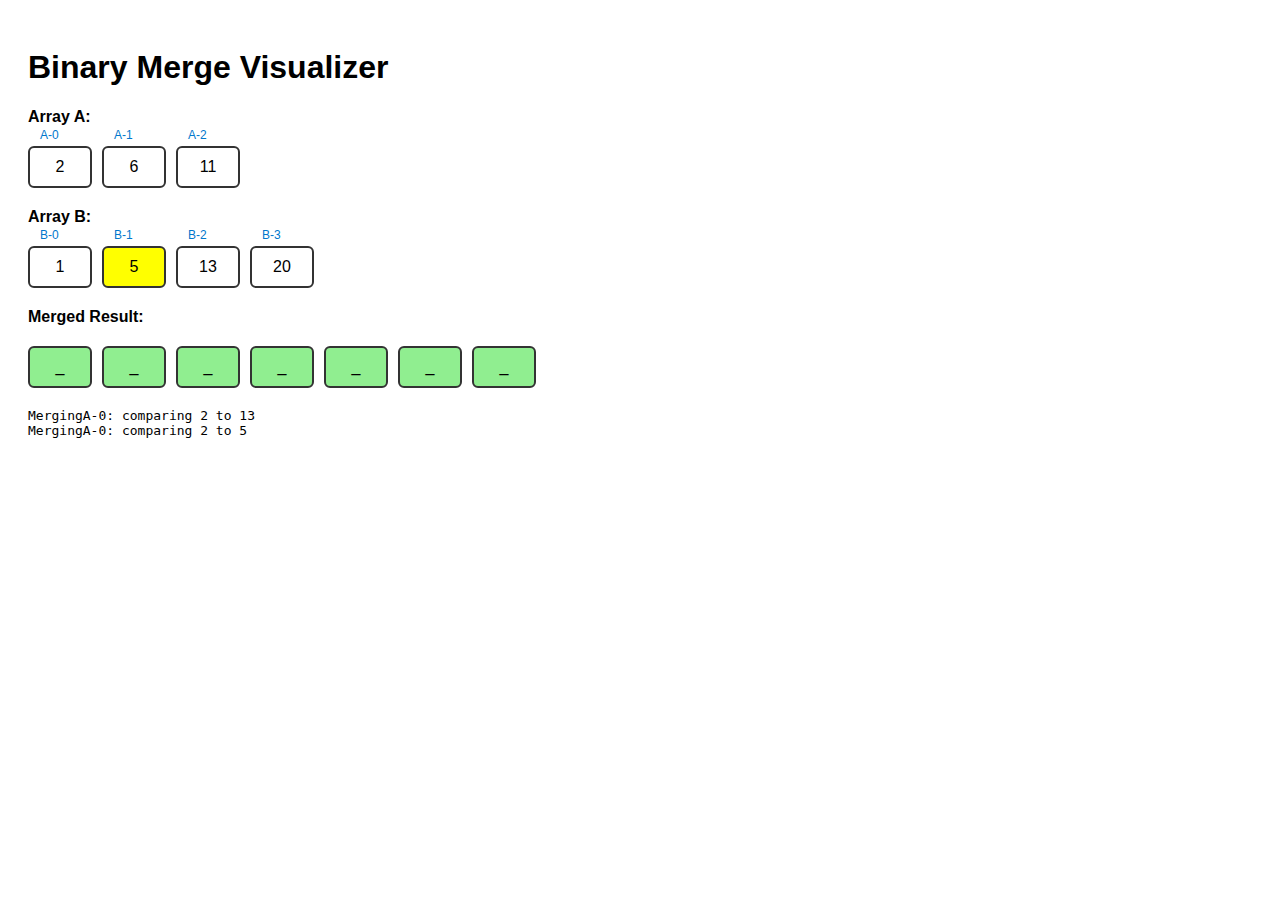
<file: concurrency-viz/backend/threadvisual.html>
<!DOCTYPE html>
<html lang="en">
<head>
  <meta charset="UTF-8" />
  <meta name="viewport" content="width=device-width, initial-scale=1.0" />
  <title>Binary Merge Visualizer</title>
  <style>
    body {
      font-family: sans-serif;
      padding: 20px;
    }
    .array-container {
      display: flex;
      gap: 10px;
      margin: 20px 0;
    }
    .element {
      padding: 10px;
      border: 2px solid #333;
      border-radius: 6px;
      width: 40px;
      text-align: center;
      position: relative;
    }
    .thread {
      position: absolute;
      top: -20px;
      font-size: 12px;
      color: #0077cc;
    }
    .highlight {
      background-color: yellow;
    }
    .result {
      background-color: lightgreen;
    }
    .log {
      font-family: monospace;
      margin-top: 20px;
      white-space: pre;
    }
  </style>
</head>
<body>
  <h1>Binary Merge Visualizer</h1>

  <div><strong>Array A:</strong></div>
  <div id="arrayA" class="array-container"></div>

  <div><strong>Array B:</strong></div>
  <div id="arrayB" class="array-container"></div>

  <div><strong>Merged Result:</strong></div>
  <div id="result" class="array-container"></div>

  <div class="log" id="log"></div>

  <script>
    const arrayA = [2, 6, 11];
    const arrayB = [1, 5, 13, 20];
    const result = new Array(arrayA.length + arrayB.length).fill(null);

    const delay = ms => new Promise(res => setTimeout(res, ms));

    function createArrayUI(container, array, prefix) {
      container.innerHTML = '';
      array.forEach((val, i) => {
        const box = document.createElement('div');
        box.className = 'element';
        box.id = `${prefix}-${i}`;
        box.innerHTML = `<div class="thread">${prefix}-${i}</div>${val}`;
        container.appendChild(box);
      });
    }

    async function binarySearch(x, arr, threadName) {
      let low = 0, high = arr.length;
      while (low < high) {
        let mid = Math.floor((low + high) / 2);
        highlight(mid, arr === arrayA ? 'A' : 'B', true);
        log(`${threadName}: comparing ${x} to ${arr[mid]}`);
        await delay(500);
        highlight(mid, arr === arrayA ? 'A' : 'B', false);
        if (x > arr[mid]) low = mid + 1;
        else high = mid;
      }
      return low;
    }

    function highlight(index, prefix, on) {
      const el = document.getElementById(`${prefix}-${index}`);
      if (el) el.classList.toggle('highlight', on);
    }

    function log(msg) {
      const logBox = document.getElementById('log');
      logBox.textContent += msg + '\n';
    }

    async function merge() {
      for (let i = 0; i < arrayA.length; i++) {
        const val = arrayA[i];
        const idx = await binarySearch(val, arrayB, `MergingA-${i}`);
        result[i + idx] = val;
        updateResult();
      }
      for (let j = 0; j < arrayB.length; j++) {
        const val = arrayB[j];
        const idx = await binarySearch(val, arrayA, `MergingB-${j}`);
        result[j + idx] = val;
        updateResult();
      }
    }

    function updateResult() {
      const resDiv = document.getElementById('result');
      resDiv.innerHTML = '';
      result.forEach((val, i) => {
        const box = document.createElement('div');
        box.className = 'element result';
        box.innerText = val !== null ? val : '_';
        resDiv.appendChild(box);
      });
    }

    createArrayUI(document.getElementById('arrayA'), arrayA, 'A');
    createArrayUI(document.getElementById('arrayB'), arrayB, 'B');
    updateResult();
    merge();
  </script>
</body>
</html>
</file>
<file: concurrency-viz/style.css>
@import url('https://fonts.googleapis.com/css2?family=Poppins:wght@300;400;500;600;700&family=Inter:wght@300;400;500;600;700&display=swap');

:root {
    --primary-color: #6366f1;
    --secondary-color: #f59e0b;
    --accent-color: #ec4899;
    --dark-color: #1f2937;
    --light-color: #f8fafc;
    --text-primary: #1e293b;
    --text-secondary: #64748b;
    --gradient-1: linear-gradient(135deg, #667eea 0%, #764ba2 100%);
    --gradient-2: linear-gradient(135deg, #f093fb 0%, #f5576c 100%);
    --gradient-3: linear-gradient(135deg, #4facfe 0%, #00f2fe 100%);
    --shadow-light: 0 4px 6px -1px rgba(0, 0, 0, 0.1), 0 2px 4px -1px rgba(0, 0, 0, 0.06);
    --shadow-medium: 0 10px 15px -3px rgba(0, 0, 0, 0.1), 0 4px 6px -2px rgba(0, 0, 0, 0.05);
    --shadow-heavy: 0 25px 50px -12px rgba(0, 0, 0, 0.25);
    --glassmorphism: rgba(255, 255, 255, 0.25);
    --glassmorphism-dark: rgba(0, 0, 0, 0.25);
}

* {
    margin: 0;
    padding: 0;
    box-sizing: border-box;
}

body {
    font-family: 'Inter', 'Poppins', sans-serif;
    line-height: 1.6;
    color: var(--text-primary);
    overflow-x: hidden;
}

/* Smooth scrolling */
html {
    scroll-behavior: smooth;
}

/* Custom scrollbar */
::-webkit-scrollbar {
    width: 8px;
}

::-webkit-scrollbar-track {
    background: var(--light-color);
}

::-webkit-scrollbar-thumb {
    background: var(--gradient-1);
    border-radius: 4px;
}

::-webkit-scrollbar-thumb:hover {
    background: var(--primary-color);
}

.header {
    min-height: 100vh;
    width: 100%;
    background: linear-gradient(135deg, rgba(99, 102, 241, 0.9) 0%, rgba(139, 92, 246, 0.9) 100%), 
                url(./eduford_img/main_bg.JPG);
    background-size: cover;
    background-position: center;
    background-attachment: fixed;
    position: relative;
    display: flex;
    flex-direction: column;
    overflow: hidden;
}

/* Animated background particles */
.header::before {
    content: '';
    position: absolute;
    top: 0;
    left: 0;
    width: 100%;
    height: 100%;
    background: url("data:image/svg+xml,%3Csvg width='40' height='40' viewBox='0 0 40 40' xmlns='http://www.w3.org/2000/svg'%3E%3Cg fill='%23ffffff' fill-opacity='0.03' fill-rule='evenodd'%3E%3Cpath d='m0 40l40-40h-40v40zm40 0v-40h-40l40 40z'/%3E%3C/g%3E%3C/svg%3E");
    animation: float 20s ease-in-out infinite;
    z-index: 1;
}

@keyframes float {
    0%, 100% { transform: translateY(0px) rotate(0deg); }
    50% { transform: translateY(-20px) rotate(180deg); }
}

nav {
    display: flex;
    justify-content: space-between;
    padding: 2% 6%;
    align-items: center;
    backdrop-filter: blur(10px);
    background: var(--glassmorphism);
    border-bottom: 1px solid rgba(255, 255, 255, 0.1);
    z-index: 100;
    transition: all 0.3s ease;
}

nav.scrolled {
    backdrop-filter: blur(20px);
    background: rgba(255, 255, 255, 0.95);
    box-shadow: var(--shadow-medium);
}

nav .fas {
    display: none;
}

.nav-links {
    flex: 1;
    text-align: right;
}

nav a {
    font-size: 28px;
    font-weight: 700;
    background: var(--gradient-1);
    -webkit-background-clip: text;
    -webkit-text-fill-color: transparent;
    background-clip: text;
    text-decoration: none;
    transition: all 0.3s ease;
}

nav a:hover {
    transform: scale(1.05);
}

.nav-links ul li {
    list-style: none;
    display: inline-block;
    padding: 8px 20px;
    position: relative;
}

.nav-links ul li a {
    color: white;
    text-decoration: none;
    font-size: 16px;
    font-weight: 500;
    font-family: 'Inter', sans-serif;
    position: relative;
    transition: all 0.3s ease;
    text-transform: uppercase;
    letter-spacing: 1px;
}

.nav-links ul li a::before {
    content: '';
    position: absolute;
    width: 0;
    height: 2px;
    bottom: -5px;
    left: 50%;
    background: var(--gradient-2);
    transition: all 0.3s ease;
    transform: translateX(-50%);
}

.nav-links ul li:hover a::before {
    width: 100%;
}

.nav-links ul li a:hover {
    color: #fbbf24;
    transform: translateY(-2px);
}

.text-box {
    width: 90%;
    color: #fff;
    position: absolute;
    top: 50%;
    left: 50%;
    transform: translate(-50%, -50%);
    text-align: center;
    z-index: 10;
    animation: fadeInUp 1s ease-out;
}

@keyframes fadeInUp {
    from {
        opacity: 0;
        transform: translate(-50%, -30%);
    }
    to {
        opacity: 1;
        transform: translate(-50%, -50%);
    }
}

.text-box h1 {
    font-size: clamp(2.5rem, 8vw, 4rem);
    font-weight: 700;
    margin-bottom: 20px;
    background: linear-gradient(135deg, #ffffff 0%, #fbbf24 100%);
    -webkit-background-clip: text;
    -webkit-text-fill-color: transparent;
    background-clip: text;
    animation: glow 2s ease-in-out infinite alternate;
}

@keyframes glow {
    from { text-shadow: 0 0 20px rgba(251, 191, 36, 0.5); }
    to { text-shadow: 0 0 30px rgba(251, 191, 36, 0.8), 0 0 40px rgba(251, 191, 36, 0.6); }
}

.text-box p {
    margin: 20px 0 40px;
    font-size: 18px;
    color: rgba(255, 255, 255, 0.9);
    font-weight: 300;
    max-width: 600px;
    margin-left: auto;
    margin-right: auto;
}

.hero-btn {
    display: inline-block;
    text-decoration: none;
    color: #fff;
    border: 2px solid transparent;
    font-size: 16px;
    font-weight: 600;
    position: relative;
    padding: 15px 40px;
    cursor: pointer;
    background: var(--gradient-1);
    border-radius: 50px;
    overflow: hidden;
    transition: all 0.3s ease;
    text-transform: uppercase;
    letter-spacing: 1px;
    box-shadow: var(--shadow-medium);
}

.hero-btn::before {
    content: '';
    position: absolute;
    top: 0;
    left: -100%;
    width: 100%;
    height: 100%;
    background: linear-gradient(90deg, transparent, rgba(255, 255, 255, 0.3), transparent);
    transition: all 0.5s ease;
}

.hero-btn:hover::before {
    left: 100%;
}

.hero-btn:hover {
    transform: translateY(-3px);
    box-shadow: var(--shadow-heavy);
}

.hero-btn:active {
    transform: translateY(-1px);
}

/* Section styling improvements */
.course {
    width: 85%;
    margin: auto;
    padding: 120px 0;
    text-align: center;
    position: relative;
}

.course::before {
    content: '';
    position: absolute;
    top: 0;
    left: 50%;
    width: 100px;
    height: 4px;
    background: var(--gradient-1);
    transform: translateX(-50%);
    border-radius: 2px;
}

h1 {
    font-size: clamp(2rem, 5vw, 3rem);
    font-weight: 700;
    margin-bottom: 20px;
    background: var(--gradient-1);
    -webkit-background-clip: text;
    -webkit-text-fill-color: transparent;
    background-clip: text;
}

p {
    color: var(--text-secondary);
    font-size: 16px;
    font-weight: 400;
    line-height: 1.8;
    padding: 10px;
    max-width: 800px;
    margin: 0 auto;
}

.row {
    display: grid;
    grid-template-columns: repeat(auto-fit, minmax(300px, 1fr));
    gap: 30px;
    margin-top: 60px;
}

.course-colomn {
    background: rgba(255, 255, 255, 0.9);
    backdrop-filter: blur(10px);
    border-radius: 20px;
    padding: 40px 30px;
    box-shadow: var(--shadow-light);
    transition: all 0.3s ease;
    border: 1px solid rgba(255, 255, 255, 0.2);
    position: relative;
    overflow: hidden;
}

.course-colomn::before {
    content: '';
    position: absolute;
    top: 0;
    left: 0;
    width: 100%;
    height: 4px;
    background: var(--gradient-2);
    transform: scaleX(0);
    transition: all 0.3s ease;
}

.course-colomn:hover::before {
    transform: scaleX(1);
}

.course-colomn:hover {
    transform: translateY(-10px);
    box-shadow: var(--shadow-heavy);
    background: rgba(255, 255, 255, 1);
}

h3 {
    text-align: center;
    font-weight: 600;
    margin: 20px 0;
    font-size: 1.5rem;
    color: var(--text-primary);
}

/* Campus section improvements */
.campus {
    width: 85%;
    text-align: center;
    margin: auto;
    padding: 120px 0;
}

.campus-column {
    border-radius: 20px;
    overflow: hidden;
    position: relative;
    box-shadow: var(--shadow-light);
    transition: all 0.3s ease;
}

.campus-column:hover {
    transform: translateY(-10px);
    box-shadow: var(--shadow-heavy);
}

.campus-column img {
    width: 100%;
    height: 250px;
    object-fit: cover;
    transition: all 0.3s ease;
}

.layer {
    height: 100%;
    width: 100%;
    top: 0;
    left: 0;
    position: absolute;
    background: var(--gradient-1);
    opacity: 0;
    transition: all 0.3s ease;
    display: flex;
    align-items: center;
    justify-content: center;
}

.layer:hover {
    opacity: 0.9;
}

.layer h3 {
    color: #fff;
    font-size: 1.8rem;
    font-weight: 600;
    transform: translateY(20px);
    transition: all 0.3s ease;
}

.layer:hover h3 {
    transform: translateY(0);
}

/* Facilities section */
.facilities {
    width: 85%;
    margin: auto;
    text-align: center;
    padding: 120px 0;
    background: linear-gradient(135deg, #f8fafc 0%, #e2e8f0 100%);
    border-radius: 30px;
}

.facilities-column {
    background: white;
    border-radius: 20px;
    padding: 30px;
    text-align: left;
    box-shadow: var(--shadow-light);
    transition: all 0.3s ease;
    height: 100%;
}

.facilities-column:hover {
    transform: translateY(-5px);
    box-shadow: var(--shadow-medium);
}

.facilities-column img {
    width: 100%;
    height: 200px;
    object-fit: cover;
    border-radius: 15px;
    margin-bottom: 20px;
}

/* Testimonials improvements */
.testimonials {
    width: 85%;
    margin: auto;
    padding: 120px 0;
    text-align: center;
}

.testimonial-call {
    background: linear-gradient(135deg, rgba(255, 255, 255, 0.9) 0%, rgba(248, 250, 252, 0.9) 100%);
    backdrop-filter: blur(10px);
    border-radius: 20px;
    padding: 30px;
    box-shadow: var(--shadow-light);
    border: 1px solid rgba(255, 255, 255, 0.2);
    transition: all 0.3s ease;
    position: relative;
    overflow: hidden;
}

.testimonial-call::before {
    content: '';
    position: absolute;
    top: 0;
    left: 0;
    width: 4px;
    height: 100%;
    background: var(--gradient-2);
    transform: scaleY(0);
    transition: all 0.3s ease;
}

.testimonial-call:hover::before {
    transform: scaleY(1);
}

.testimonial-call:hover {
    transform: translateY(-5px);
    box-shadow: var(--shadow-medium);
}

.testimonial-call img {
    height: 60px;
    width: 60px;
    margin-right: 20px;
    border-radius: 50%;
    border: 3px solid var(--primary-color);
    object-fit: cover;
}

/* CTA section */
.cta {
    margin: 120px auto;
    width: 85%;
    background: var(--gradient-1);
    border-radius: 30px;
    padding: 80px 40px;
    text-align: center;
    position: relative;
    overflow: hidden;
}

.input-group #proccess_num{
    color: black;
}

.cta::before {
    content: '';
    position: absolute;
    top: -50%;
    left: -50%;
    width: 200%;
    height: 200%;
    background: radial-gradient(circle, rgba(255, 255, 255, 0.1) 0%, transparent 70%);
    animation: rotate 20s linear infinite;
}

@keyframes rotate {
    0% { transform: rotate(0deg); }
    100% { transform: rotate(360deg); }
}

.cta h1 {
    color: white;
    margin-bottom: 30px;
    position: relative;
    z-index: 2;
}

/* Footer improvements */
.footer {
    width: 100%;
    text-align: center;
    padding: 60px 0;
    background: var(--dark-color);
    color: white;
}

.footer h4 {
    margin-bottom: 30px;
    font-weight: 600;
    font-size: 1.5rem;
}

.icons .fab {
    color: var(--secondary-color);
    margin: 10px 15px;
    cursor: pointer;
    padding: 15px;
    font-size: 24px;
    background: rgba(255, 255, 255, 0.1);
    border-radius: 50%;
    transition: all 0.3s ease;
}

.icons .fab:hover {
    background: var(--secondary-color);
    color: white;
    transform: translateY(-3px);
}

/* Simulation grid improvements */
.simulation-grid {
    display: flex;
    grid-template-columns: repeat(auto-fit, minmax(320px, 1fr));
    width: full;
    gap: 30px;
    padding: 20px 0;
}

.sim-card {
    background: linear-gradient(135deg, rgba(255, 255, 255, 0.9) 0%, rgba(248, 250, 252, 0.9) 100%);
    backdrop-filter: blur(10px);
    padding: 40px 30px;
    border-radius: 25px;
    box-shadow: var(--shadow-light);
    text-align: center;
    border: 1px solid rgba(255, 255, 255, 0.2);
    transition: all 0.3s ease;
    position: relative;
    overflow: hidden;
}

.sim-card::before {
    content: '';
    position: absolute;
    top: 0;
    left: 0;
    width: 100%;
    height: 4px;
    background: var(--gradient-3);
    transform: scaleX(0);
    transition: all 0.3s ease;
}

.sim-card:hover::before {
    transform: scaleX(1);
}

.sim-card:hover {
    transform: translateY(-10px);
    box-shadow: var(--shadow-heavy);
}

.sim-card h2 {
    font-size: 1.5rem;
    margin-bottom: 15px;
    color: var(--text-primary);
    font-weight: 600;
}

.sim-card p {
    font-size: 16px;
    color: var(--text-secondary);
    margin-bottom: 25px;
    line-height: 1.6;
}

.sim-card .hero-btn {
    background: var(--gradient-3);
    color: white;
    padding: 12px 30px;
    text-decoration: none;
    border-radius: 25px;
    font-weight: 600;
    transition: all 0.3s ease;
    display: inline-block;
}

.sim-card .hero-btn:hover {
    transform: translateY(-2px);
    box-shadow: var(--shadow-medium);
}

/* Button improvements */
.btn_1 {
    width: 200px;
    height: 45px;
    background: var(--gradient-1);
    color: white;
    border-radius: 25px;
    border: none;
    font-weight: 600;
    font-size: 16px;
    cursor: pointer;
    transition: all 0.3s ease;
    text-transform: uppercase;
    letter-spacing: 1px;
    box-shadow: var(--shadow-light);
}

.btn_1:hover {
    background: var(--gradient-2);
    transform: translateY(-3px);
    box-shadow: var(--shadow-medium);
}

.runButton {
    background: var(--gradient-3);
    color: white;
    height: 45px;
    padding: 0 25px;
    border: none;
    border-radius: 25px;
    font-weight: 600;
    cursor: pointer;
    transition: all 0.3s ease;
    box-shadow: var(--shadow-light);
}

.runButton:hover {
    transform: translateY(-2px);
    box-shadow: var(--shadow-medium);
}

/* Team section improvements */
.container_1 {
    text-align: center;
    background: linear-gradient(135deg, #f8fafc 0%, #e2e8f0 100%);
    padding: 80px 0;
}

.teams {
    margin: 20px;
    padding: 40px 30px;
    border: none;
    background: white;
    border-radius: 25px;
    box-shadow: var(--shadow-light);
    transition: all 0.3s ease;
    cursor: pointer;
    position: relative;
    overflow: hidden;
}

.teams::before {
    content: '';
    position: absolute;
    top: 0;
    left: 0;
    width: 100%;
    height: 4px;
    background: var(--gradient-2);
    transform: scaleX(0);
    transition: all 0.3s ease;
}

.teams:hover::before {
    transform: scaleX(1);
}

.teams:hover {
    transform: translateY(-10px);
    box-shadow: var(--shadow-heavy);
}

.teams img {
    width: 150px;
    height: 150px;
    border-radius: 50%;
    object-fit: cover;
    border: 4px solid var(--primary-color);
    transition: all 0.3s ease;
}

.teams:hover img {
    transform: scale(1.1);
}

.name {
    padding: 15px 5px 5px;
    font-size: 1.3rem;
    color: var(--primary-color);
    text-transform: uppercase;
    font-weight: 600;
    letter-spacing: 1px;
}

.desig {
    font-style: italic;
    color: var(--text-secondary);
    margin: 10px 0 20px;
    font-weight: 400;
}

/* Blog improvements */
#blog {
    display: flex;
    justify-content: center;
    align-items: center;
    flex-direction: column;
    padding: 120px 40px;
    background: linear-gradient(135deg, #f8fafc 0%, #e2e8f0 100%);
    min-height: 100vh;
}

.blog-heading {
    display: flex;
    justify-content: center;
    align-items: center;
    flex-direction: column;
    margin-bottom: 60px;
    text-align: center;
}

.blog-heading h1 {
    font-size: clamp(2.5rem, 5vw, 3.5rem);
    font-weight: 700;
    background: var(--gradient-1);
    -webkit-background-clip: text;
    -webkit-text-fill-color: transparent;
    background-clip: text;
    margin-bottom: 20px;
    position: relative;
}

.blog-heading h1::after {
    content: '';
    position: absolute;
    bottom: -10px;
    left: 50%;
    width: 100px;
    height: 4px;
    background: var(--gradient-2);
    transform: translateX(-50%);
    border-radius: 2px;
}

.blog-heading span {
    color: var(--accent-color);
    font-weight: 700;
}

.blog-heading h3 {
    font-size: 1.3rem;
    color: var(--text-secondary);
    font-weight: 400;
    margin-top: 10px;
}

.blog-container {
    display: flex;
    justify-content: center;
    align-items: stretch;
    margin: 40px 0;
    flex-wrap: wrap;
    gap: 30px;
    max-width: 1400px;
    width: 100%;
}

.blog-box {
    flex: 0 1 350px;
    max-width: 350px;
    background: white;
    border-radius: 25px;
    overflow: hidden;
    box-shadow: var(--shadow-light);
    transition: all 0.3s ease;
    position: relative;
    border: 1px solid rgba(255, 255, 255, 0.2);
    backdrop-filter: blur(10px);
}

.blog-box::before {
    content: '';
    position: absolute;
    top: 0;
    left: 0;
    width: 100%;
    height: 4px;
    background: var(--gradient-3);
    transform: scaleX(0);
    transition: all 0.3s ease;
    z-index: 1;
}

.blog-box:hover::before {
    transform: scaleX(1);
}

.blog-box:hover {
    transform: translateY(-15px) scale(1.02);
    box-shadow: var(--shadow-heavy);
}

.blog-img {
    width: 100%;
    height: 220px;
    overflow: hidden;
    position: relative;
}

.blog-img img {
    width: 100%;
    height: 100%;
    object-fit: cover;
    transition: all 0.4s ease;
}

.blog-box:hover .blog-img img {
    transform: scale(1.15);
}

.blog-text {
    padding: 30px;
    display: flex;
    flex-direction: column;
    height: calc(100% - 220px);
}

.blog-text span {
    color: var(--accent-color);
    font-size: 0.9rem;
    font-weight: 600;
    text-transform: uppercase;
    letter-spacing: 1px;
    margin-bottom: 10px;
}

.blog-text .blog-title {
    font-size: 1.4rem;
    font-weight: 600;
    color: var(--text-primary);
    text-decoration: none;
    transition: all 0.3s ease;
    margin-bottom: 15px;
    line-height: 1.4;
    display: block;
}

.blog-text .blog-title:hover {
    color: var(--primary-color);
    transform: translateX(5px);
}

.blog-text p {
    color: var(--text-secondary);
    font-size: 0.95rem;
    line-height: 1.6;
    margin: 15px 0 20px 0;
    flex-grow: 1;
    display: -webkit-box;
    -webkit-line-clamp: 3;
    -webkit-box-orient: vertical;
    overflow: hidden;
    text-overflow: ellipsis;
}

.blog-text a:last-child {
    color: var(--primary-color);
    text-decoration: none;
    font-weight: 600;
    font-size: 0.9rem;
    text-transform: uppercase;
    letter-spacing: 0.5px;
    position: relative;
    align-self: flex-start;
    transition: all 0.3s ease;
}

.blog-text a:last-child::after {
    content: '→';
    margin-left: 8px;
    transition: all 0.3s ease;
}

.blog-text a:last-child:hover {
    color: var(--accent-color);
    transform: translateX(5px);
}

.blog-text a:last-child:hover::after {
    transform: translateX(5px);
}

/* Responsive improvements */
@media only screen and (max-width: 768px) {
    .text-box h1 {
        font-size: 2.5rem;
    }
    
    .nav-links {
        position: fixed;
        background: var(--gradient-1);
        backdrop-filter: blur(20px);
        height: 100vh;
        top: 0;
        right: -300px;
        width: 250px;
        text-align: left;
        z-index: 1000;
        transition: all 0.3s ease;
        padding-top: 80px;
    }
    
    .nav-links.show {
        right: 0;
    }
    
    nav .fas {
        display: block;
        color: #fff;
        margin: 10px;
        font-size: 24px;
        cursor: pointer;
        z-index: 1001;
    }
    
    .nav-links ul {
        padding: 30px;
    }
    
    .nav-links ul li {
        display: block;
        margin: 20px 0;
    }
    
    .row {
        grid-template-columns: 1fr;
        gap: 20px;
    }
    
    .teams {
        max-width: 100%;
        margin: 10px 0;
    }
    
    .course, .campus, .facilities, .testimonials {
        width: 95%;
        padding: 80px 0;
    }
    
    /* Blog responsive */
    #blog {
        padding: 80px 20px;
    }
    
    .blog-container {
        gap: 20px;
        margin: 20px 0;
    }
    
    .blog-box {
        flex: 1 1 100%;
        max-width: 100%;
        margin: 0;
    }
    
    .blog-heading h1 {
        font-size: 2rem;
    }
}

@media only screen and (max-width: 480px) {
    .blog-text {
        padding: 20px;
    }
    
    .blog-text .blog-title {
        font-size: 1.2rem;
    }
    
    .blog-text p {
        font-size: 0.9rem;
    }
}

/* Loading animation */
@keyframes pulse {
    0%, 100% { opacity: 1; }
    50% { opacity: 0.5; }
}

.loading {
    animation: pulse 1.5s ease-in-out infinite;
}

/* Focus styles for accessibility */
button:focus, 
a:focus, 
input:focus, 
textarea:focus {
    outline: 2px solid var(--primary-color);
    outline-offset: 2px;
}

/* High contrast mode support */
@media (prefers-contrast: high) {
    :root {
        --primary-color: #000;
        --secondary-color: #000;
        --text-primary: #000;
        --text-secondary: #333;
    }
}

/* Reduced motion support */
@media (prefers-reduced-motion: reduce) {
    * {
        animation-duration: 0.01ms !important;
        animation-iteration-count: 1 !important;
        transition-duration: 0.01ms !important;
    }
}
</file>
<file: concurrency-viz/docs.css>
.container_docs{
    /* border: 2px solid black; */
    height: auto;
    padding-top:50px;
    text-align: center;
    background-color: rgb(225, 231, 231);
    border-radius: 20px;
    width: 80%;
    margin-left:auto;
    margin-right: auto;
    margin-top: 50px;
    margin-bottom: 10px;
}

.container_docs h1{
    font-size: 36px;
    margin-top: 10px;
    font-weight: 600;
}

.container_docs p{
    margin-left: 5px;
    text-align: left;
    margin-top: 15px;
    font-size: medium;
    padding-bottom: 50px;
    line-height : 30px;
}

.container_docs li{
    text-align: left;
    line-height: normal;
    margin-left: 15px;
}

.special li{
    line-height: 25px;
    padding-top: 20px;
}

.container_docs blod{
    font-weight: 900;
}

.container_docs:hover{
    box-shadow: 0 0 20px 0px rgba(13, 14, 13, 0.644);
    transition: 0.5s;
}
</file>
<file: concurrency-viz/backend/css/stylesdeadlock.css>
body {
  font-family: 'Segoe UI', Tahoma, Geneva, Verdana, sans-serif;
  margin: 20px;
  background-color: #f0f8ff;
}

input {
  margin: 5px;
  padding: 10px;
  font-size: 14px;
  border-radius: 5px;
  border: 1px solid #ccc;
}

button {
  padding: 10px 18px;
  margin: 5px;
  font-size: 14px;
  border: none;
  border-radius: 25px;
  background-image: linear-gradient(to right, #00c6ff, #0072ff);
  color: white;
  cursor: pointer;
  transition: all 0.3s ease;
  box-shadow: 0 4px 8px rgba(0, 114, 255, 0.2);
}

button i {
  margin-right: 6px;
}

button:hover {
  transform: translateY(-2px);
  box-shadow: 0 6px 12px rgba(0, 114, 255, 0.4);
  background-image: linear-gradient(to right, #0072ff, #00c6ff);
}

button:active {
  transform: scale(0.96);
}

#resetBtn {
  display: none;
  background-image: linear-gradient(to right, #ff5f6d, #ffc371);
}

canvas {
  border: 2px solid #0077b6;
  margin-top: 20px;
  background-color: #e0f7ff;
}

#log {
  background: #ffffff;
  border: 1px solid #ccc;
  padding: 10px;
  margin-top: 15px;
  height: 150px;
  overflow-y: auto;
  white-space: pre-line;
  box-shadow: 0 2px 5px rgba(0, 0, 0, 0.1);
}

#stateTable {
  margin-top: 20px;
  background: #ffffff;
  border: 1px solid #ccc;
  padding: 10px;
  border-radius: 5px;
  box-shadow: 0 2px 5px rgba(0, 0, 0, 0.1);
}

#stateTable h3 {
  margin: 0 0 10px;
  color: #0077b6;
}

#stateTable table {
  width: 100%;
  border-collapse: collapse;
}

#stateTable th, #stateTable td {
  border: 1px solid #ccc;
  padding: 8px;
  text-align: left;
}

#stateTable th {
  background-color: #e0f7ff;
  color: #0077b6;
}

#stateTable tr:nth-child(even) {
  background-color: #f9f9f9;
}
</file>
<file: concurrency-viz/backend/css/stylesdining.css>
/* Modern UI Styling for Dining Philosophers Visualization */

body {
  background: linear-gradient(135deg, #6b7280, #1e3a8a); /* Modern gradient */
  font-family: 'Poppins', sans-serif; /* Modern typography */
  color: #333;
  min-height: 100vh;
}

.main-container {
  display: flex;
  flex-wrap: wrap;
  gap: 20px;
  justify-content: center;
  align-items: flex-start;
  margin-top: 20px;
  background: rgba(255, 255, 255, 0.95); /* Subtle white background */
  border-radius: 15px;
  padding: 20px;
  box-shadow: 0 8px 32px rgba(0, 0, 0, 0.1); /* Soft shadow */
}

.left-panel {
  flex: 0 0 auto;
  display: flex;
  flex-direction: column;
  align-items: center;
}

.right-panel {
  flex: 1;
  max-width: 500px;
  min-width: 300px;
  display: flex;
  flex-direction: column;
  justify-content: flex-end;
  align-items: center;
  min-height: 720px; /* Adjusted for table positioning */
}

#circle {
  position: relative;
  width: 500px;
  height: 500px;
  background: linear-gradient(145deg, #ffffff, #e2e8f0); /* Modern gradient */
  border-radius: 50%;
  border: none;
  box-shadow: 0 4px 15px rgba(0, 0, 0, 0.2); /* Card-like shadow */
}

.philosopher {
  position: absolute;
  width: 60px;
  height: 60px;
  transform: translate(-50%, -50%);
  border-radius: 50%;
  border: 3px solid transparent;
  cursor: pointer;
  transition: border-color 0.3s, transform 0.3s;
}

.philosopher:hover {
  transform: translate(-50%, -50%) scale(1.1); /* Subtle hover effect */
}

.chopstick {
  position: absolute;
  width: 20px;
  height: 50px;
  transform: translate(-50%, -50%) rotate(25deg);
  transition: filter 0.3s, border 0.3s;
}

.chopstick.taken {
  filter: brightness(50%);
  border: 2px solid #14b8a6; /* Teal for taken state */
}

.bowl {
  position: absolute;
  width: 30px;
  height: 30px;
  transform: translate(-50%, -50%);
}

.status {
  position: absolute;
  text-align: center;
  font-size: 14px;
  transform: translate(-50%, 0);
  color: #1e3a8a; /* Dark blue */
  font-weight: 500;
}

.lock-icon {
  position: absolute;
  display: flex;
  align-items: center;
  font-size: 12px;
  background: rgba(255, 255, 255, 0.8); /* Glassmorphism */
  padding: 4px 6px;
  border-radius: 6px;
  box-shadow: 0 4px 10px rgba(0, 0, 0, 0.1);
  backdrop-filter: blur(5px);
}

.lock {
  width: 20px;
  height: 20px;
  margin-right: 5px;
}

.info-box {
  text-align: center;
  font-weight: 600;
  margin-top: 20px;
  font-size: 1.2rem;
  color: #1e3a8a; /* Dark blue */
  background: rgba(255, 255, 255, 0.8); /* Glassmorphism */
  padding: 10px 20px;
  border-radius: 10px;
  box-shadow: 0 4px 15px rgba(0, 0, 0, 0.1);
  backdrop-filter: blur(5px);
}

.error {
  color: #ef4444; /* Red */
  margin-top: 10px;
  font-weight: 600;
  text-align: center;
  background: rgba(255, 255, 255, 0.8);
  padding: 8px 16px;
  border-radius: 8px;
}

#logBox {
  max-height: 200px;
  overflow-y: auto;
  border: none;
  padding: 15px;
  background: rgba(255, 255, 255, 0.9); /* Glassmorphism */
  margin-top: 20px;
  width: 500px;
  border-radius: 10px;
  box-shadow: 0 4px 15px rgba(0, 0, 0, 0.1);
  backdrop-filter: blur(5px);
  font-size: 0.9rem;
  color: #1e3a8a;
}

#statusTable {
  width: 100%;
  margin-top: 0;
  margin-bottom: 20px;
  background: rgba(255, 255, 255, 0.95); /* Glassmorphism */
  border-radius: 10px;
  box-shadow: 0 4px 15px rgba(0, 0, 0, 0.1);
  backdrop-filter: blur(5px);
}

#statusTable th {
  background: #1e3a8a; /* Dark blue */
  color: #fff;
  font-weight: 600;
}

#statusTable td {
  color: #1e3a8a;
}

.spacer {
  flex-grow: 1;
  min-height: 200px; /* Adjustable */
}

.modern-input {
  border: 2px solid #cbd5e1;
  border-radius: 8px;
  padding: 8px 12px;
  transition: border-color 0.3s, box-shadow 0.3s;
}

.modern-input:focus {
  border-color: #1e3a8a;
  box-shadow: 0 0 0 3px rgba(30, 58, 138, 0.2);
  outline: none;
}

.modern-btn {
  padding: 10px 20px;
  border: none;
  border-radius: 8px;
  font-weight: 600;
  text-transform: uppercase;
  letter-spacing: 0.5px;
  transition: transform 0.2s, background-color 0.3s, box-shadow 0.3s;
  box-shadow: 0 4px 10px rgba(0, 0, 0, 0.1);
}

.modern-btn:hover {
  transform: translateY(-2px);
  box-shadow: 0 6px 15px rgba(0, 0, 0, 0.15);
}

.btn-create {
  background: #14b8a6; /* Teal */
  color: #fff;
}

.btn-create:hover {
  background: #0d9488;
}

.btn-automate {
  background: #6366f1; /* Indigo */
  color: #fff;
}

.btn-automate:hover {
  background: #4f46e5;
}

.btn-reset {
  background: #f43f5e; /* Coral */
  color: #fff;
}

.btn-reset:hover {
  background: #e11d48;
}

.modern-card {
  background: rgba(255, 255, 255, 0.95); /* Glassmorphism */
  border-radius: 15px;
  box-shadow: 0 8px 32px rgba(0, 0, 0, 0.1);
  backdrop-filter: blur(5px);
}

.modern-card-header {
  background: #1e3a8a; /* Dark blue */
  border-radius: 15px 15px 0 0;
  font-size: 1.2rem;
}

@media (max-width: 768px) {
  .main-container {
    flex-direction: column;
    align-items: center;
  }

  .left-panel,
  .right-panel {
    width: 100%;
    max-width: 100%;
  }

  .right-panel {
    align-items: center;
  }

  #logBox {
    width: 100%;
  }

  #circle {
    width: 100%;
    max-width: 400px;
    height: auto;
    aspect-ratio: 1/1;
  }
}
</file>
